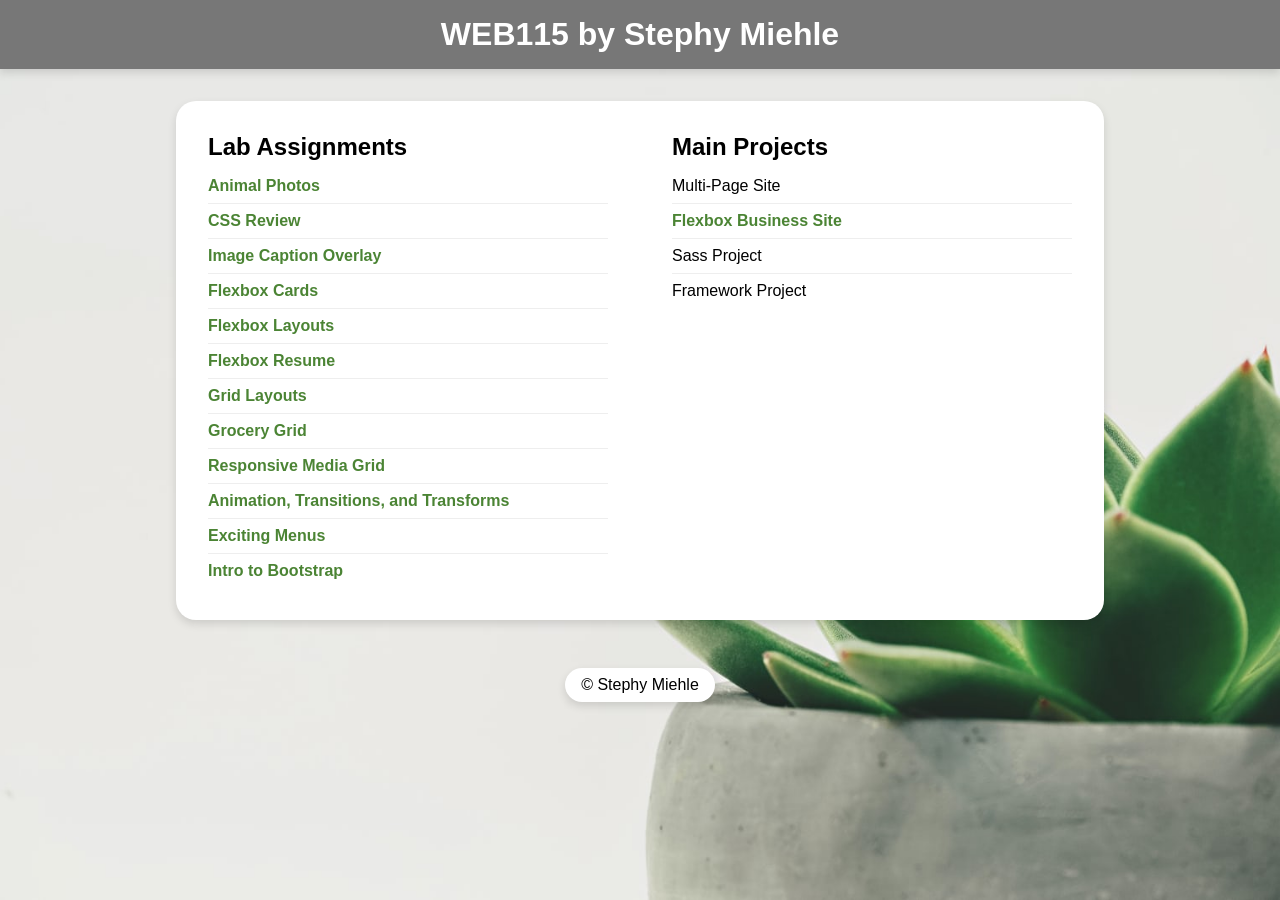
<file: index.html>
<!DOCTYPE html>
<html lang="en">
  <head>
    <meta charset="UTF-8" />
    <meta name="viewport" content="width=device-width, initial-scale=1.0" />
    <title>WEB115 by Stephy Miehle</title>
    <link rel="stylesheet" href="style.css" />
  </head>
  <body>
    <header>
      <div class="container">
        <h1>WEB115 by Stephy Miehle</h1>
      </div>
    </header>
    <div class="container">
      <main>
        <div class="assignment-column">
          <h2>Lab Assignments</h2>
          <ul>
            <li>
              <a href="labs/animal-photos/">Animal Photos</a>
            </li>
            <li>
              <a href="labs/css-review/">CSS Review</a>
            </li>
            <li>
              <a href="labs/image-overlay">Image Caption Overlay</a>
            </li>
            <li>
              <a href="labs/flexbox-cards">Flexbox Cards</a>
            </li>
            <li>
              <a href="labs/flexbox-layouts/">Flexbox Layouts</a>
            </li>
            <li>
              <a href="labs/flexbox-resume/">Flexbox Resume</a>
            </li>
            <li>
              <a href="labs/grid-layouts/">Grid Layouts</a>
            </li>
            <li>
              <a href="labs/grocery-grid/">Grocery Grid</a>
            </li>
            <li>
              <a href="labs/media-grid/">Responsive Media Grid</a>
            </li>
            <li>
              <a href="labs/animation-transition-transform/">Animation, Transitions, and Transforms</a>
            </li>
            <li>
              <a href="labs/exciting-menus/">Exciting Menus</a>
            </li>
            <li>
              <a href="labs/intro-to-bootstrap/">Intro to Bootstrap</a>
            </li>
          </ul>
        </div>
        <div class="assignment-column">
          <h2>Main Projects</h2>
          <ul>
            <li>Multi-Page Site</li>
            <li>
              <a href="labs/flexbox-business-site/">Flexbox Business Site</a>
            </li>
            <li>Sass Project</li>
            <li>Framework Project</li>
          </ul>
        </div>
      </main>
      <footer>
        <p>&copy; Stephy Miehle</p>
      </footer>
    </div>
  </body>
</html>
</file>
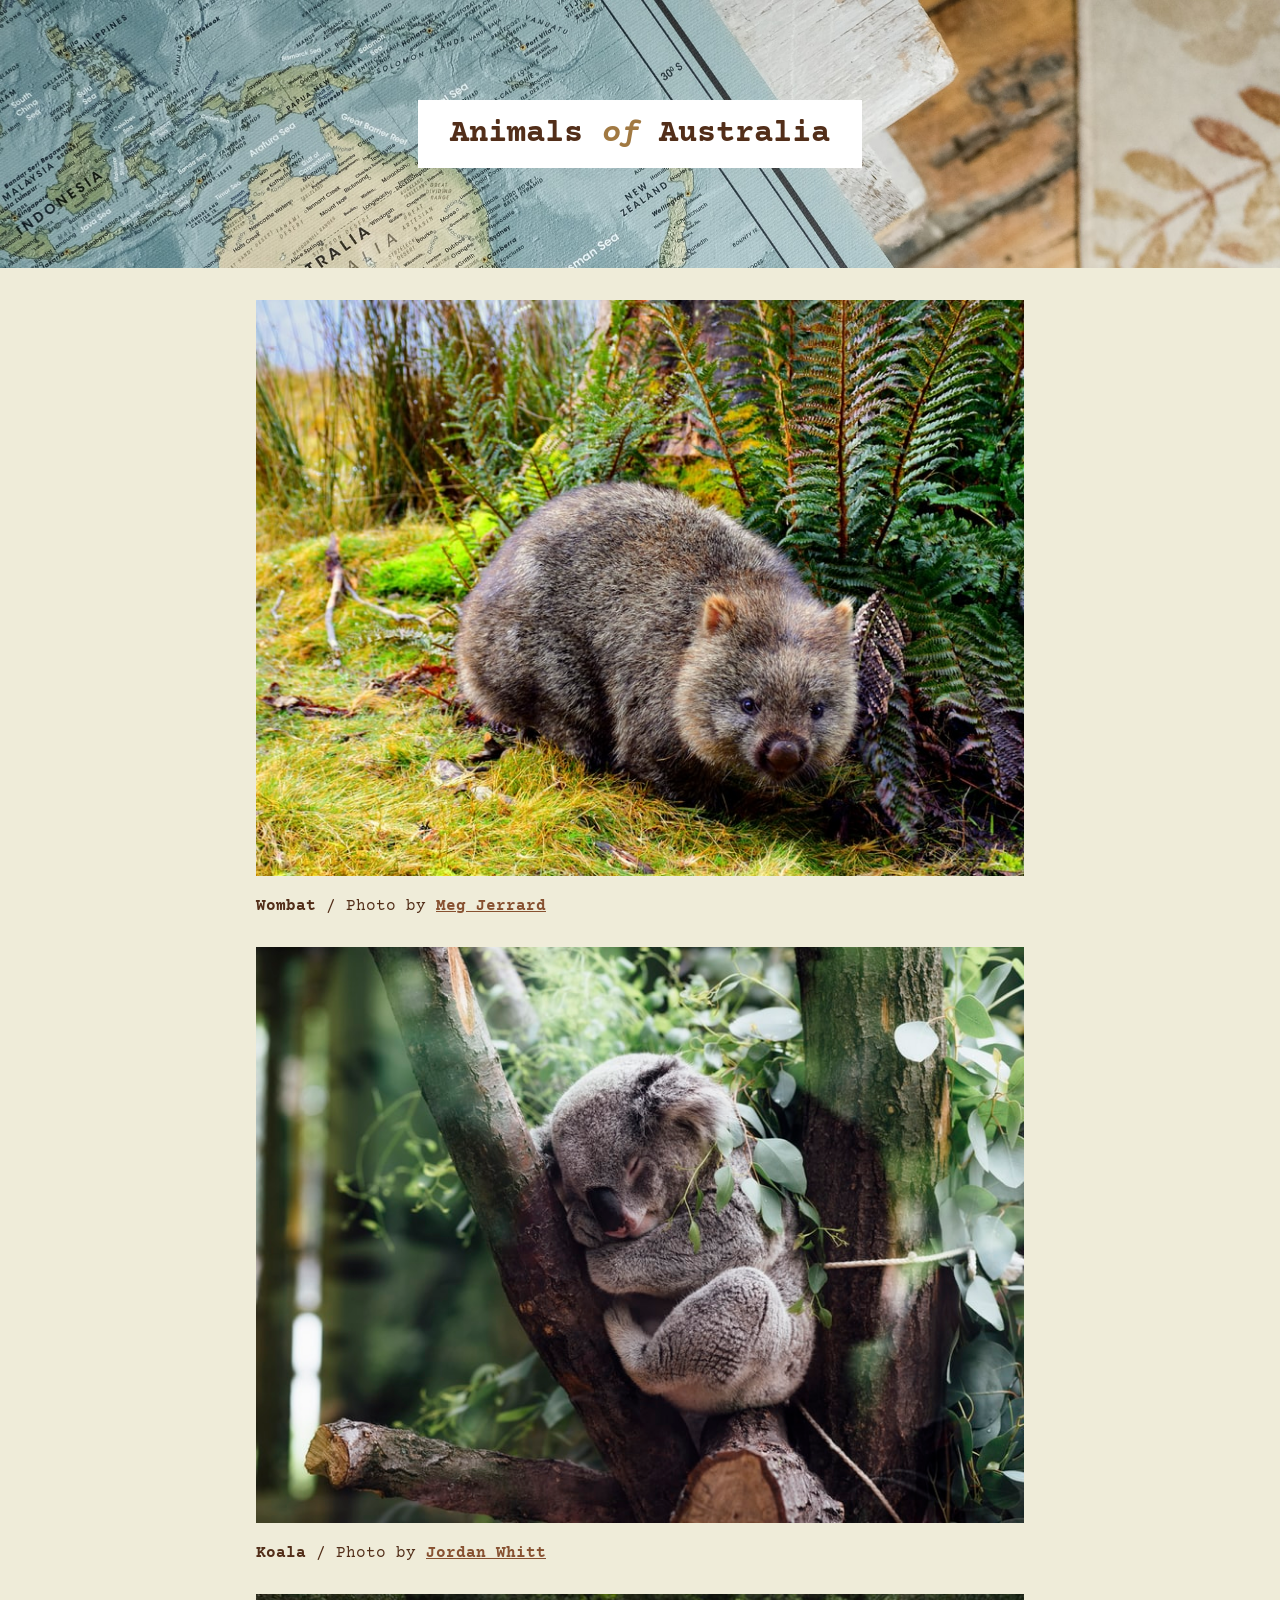
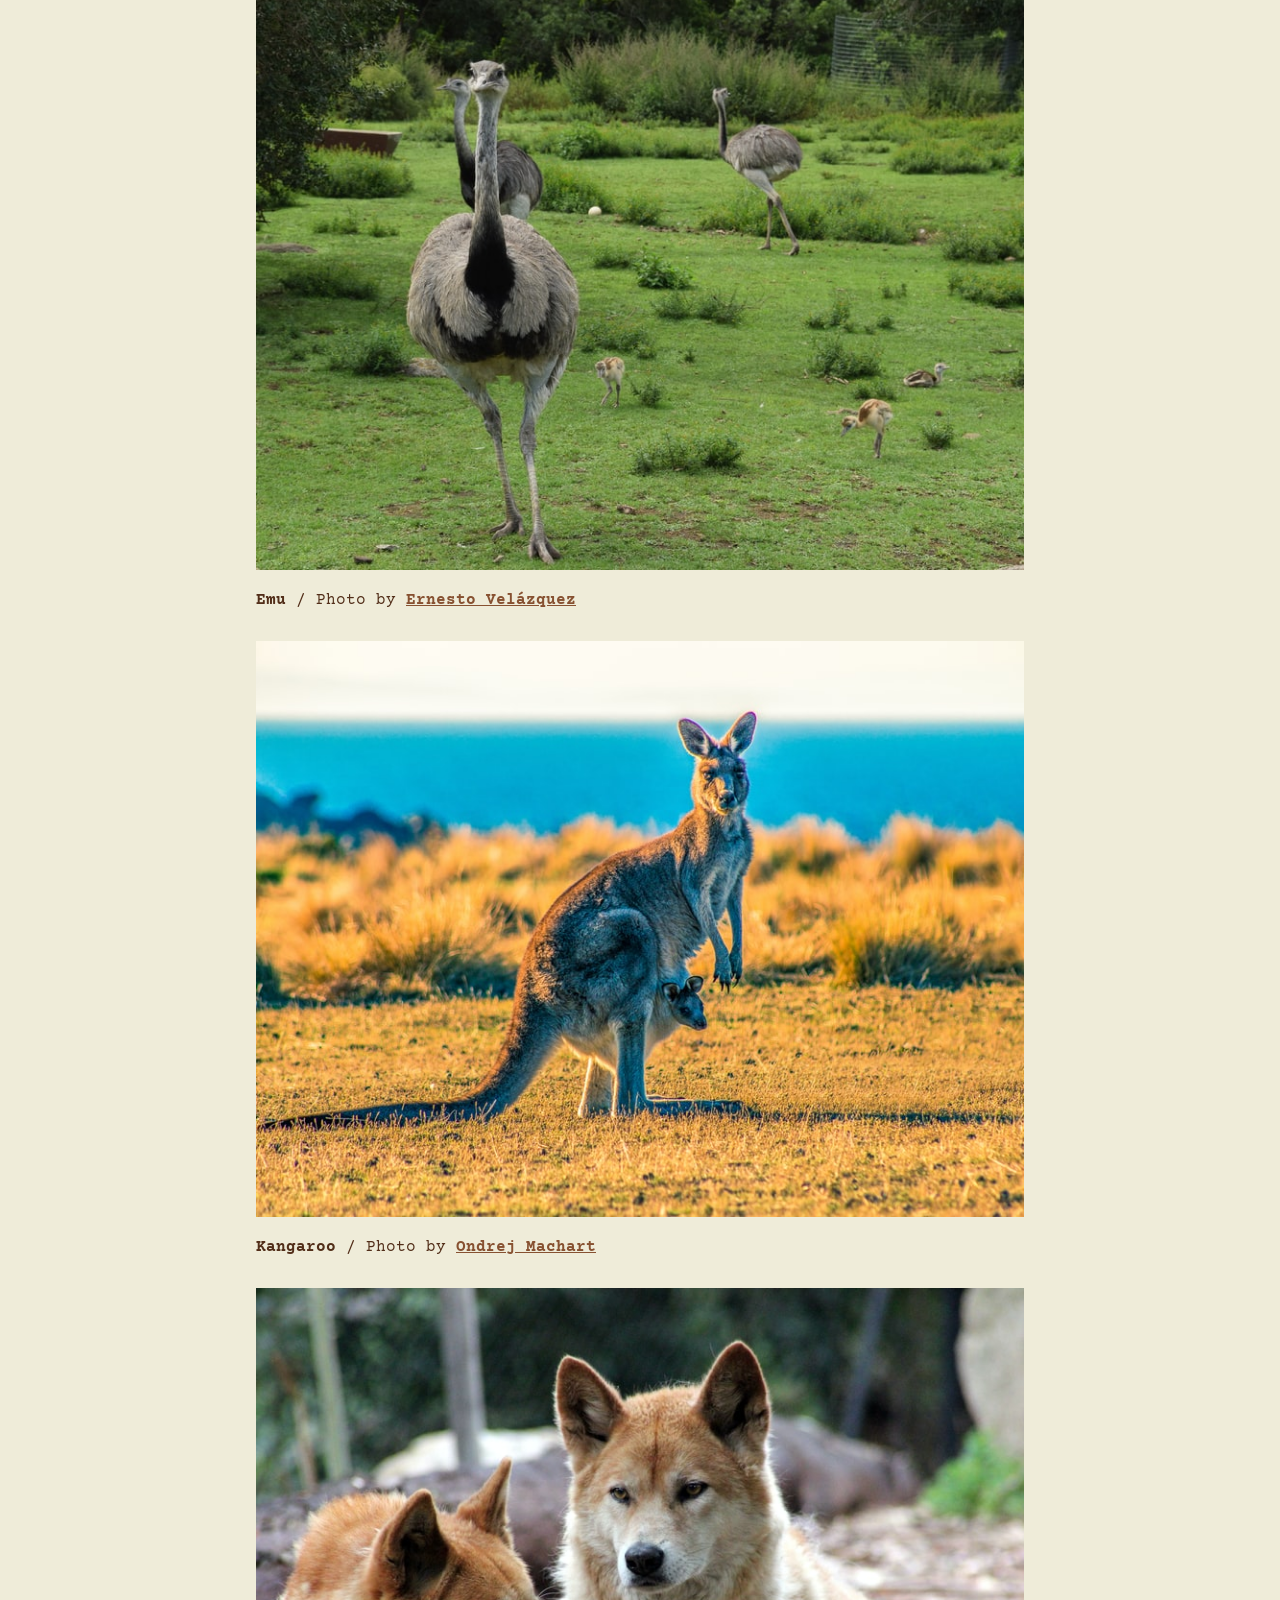
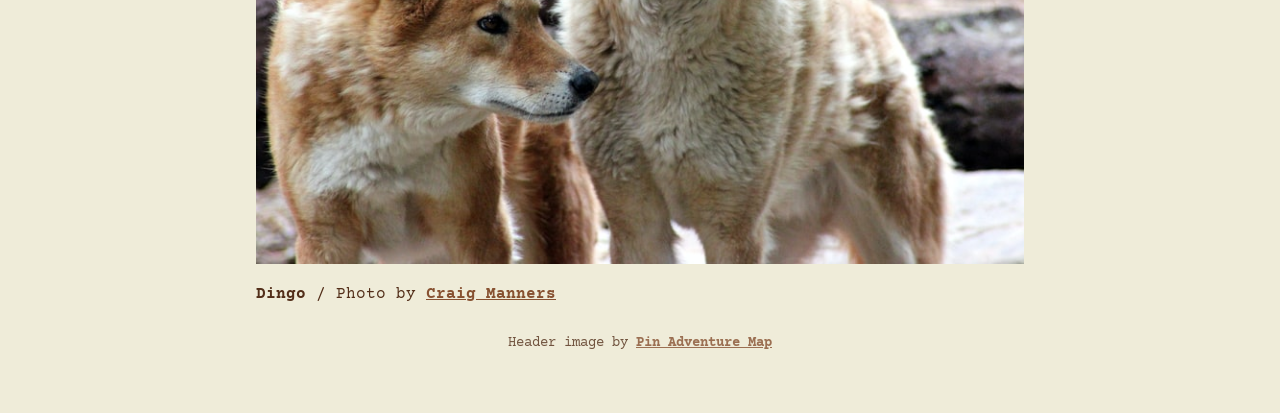
<file: labs/animal-photos/index.html>
<!DOCTYPE html>
<html lang="en">
  <head>
    <meta charset="UTF-8" />
    <meta http-equiv="X-UA-Compatible" content="IE=edge" />
    <meta name="viewport" content="width=device-width, initial-scale=1.0" />
    <title>Animal Photos</title>
    <link rel="stylesheet" href="style.css" />

    <!-- Google Fonts -->
    <link rel="preconnect" href="https://fonts.googleapis.com" />
    <link rel="preconnect" href="https://fonts.gstatic.com" crossorigin />
    <link
      href="https://fonts.googleapis.com/css2?family=Courier+Prime:ital,wght@0,400;0,700;1,700&display=swap"
      rel="stylesheet"
    />
  </head>
  <body>
    <header>
      <h1>Animals <em>of</em> Australia</h1>
    </header>
    <main>
      <figure>
        <img src="images/wombat.jpg" alt="Wombat" />
        <figcaption>
          <strong>Wombat</strong> / Photo by <a href="https://unsplash.com/photos/mnHs4boXT_0">Meg Jerrard</a>
        </figcaption>
      </figure>
      <figure>
        <img src="images/koala.jpeg" alt="Koala" />
        <figcaption>
          <strong>Koala</strong> / Photo by <a href="https://unsplash.com/photos/EerxztHCjM8">Jordan Whitt</a>
        </figcaption>
      </figure>
      <figure>
        <img src="images/emu.jpeg" alt="Emu" />
        <figcaption>
          <strong>Emu</strong> / Photo by <a href="https://unsplash.com/photos/ksq-4YHPO_w">Ernesto Velázquez</a>
        </figcaption>
      </figure>
      <figure>
        <img src="images/kangaroo.jpeg" alt="Kangaroo" />
        <figcaption>
          <strong>Kangaroo</strong> / Photo by <a href="https://unsplash.com/photos/QnFVTob4HHE">Ondrej Machart</a>
        </figcaption>
      </figure>
      <figure>
        <img src="images/dingo.jpeg" alt="Dingo" />
        <figcaption>
          <strong>Dingo</strong> / Photo by <a href="https://unsplash.com/photos/8qOh0vBS5B8">Craig Manners</a>
        </figcaption>
      </figure>
      <p class="credit">Header image by <a href="https://unsplash.com/photos/kASw76wVTJI">Pin Adventure Map</a></p>
    </main>
  </body>
</html>
</file>
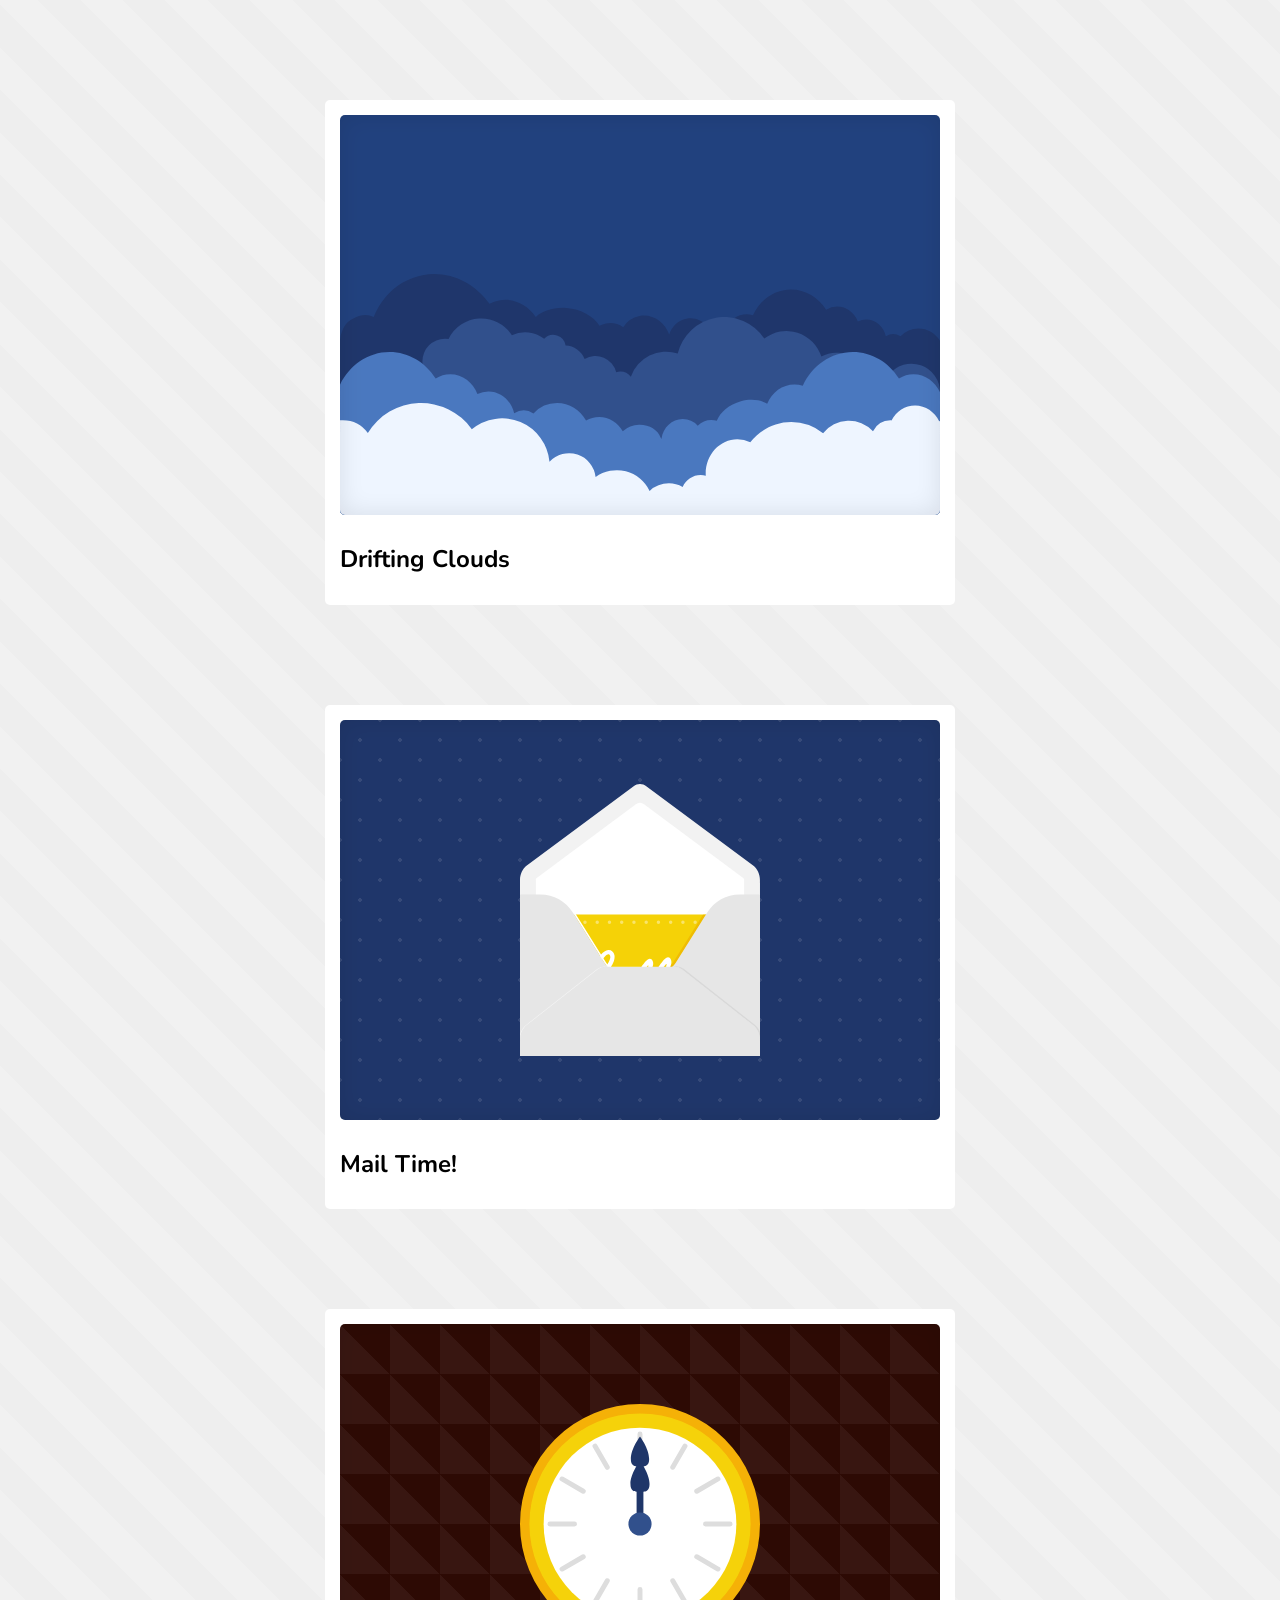
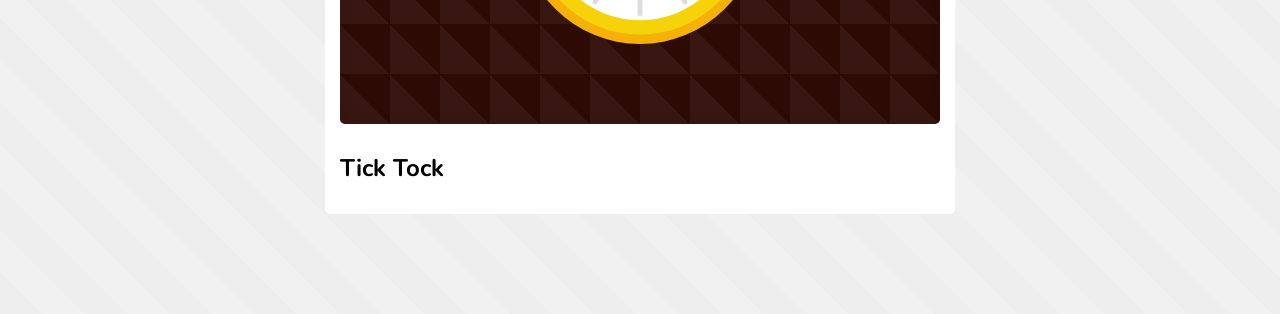
<file: labs/animation-transition-transform/index.html>
<!DOCTYPE html>
<html lang="en">
  <head>
    <meta charset="UTF-8" />
    <meta name="viewport" content="width=device-width, initial-scale=1.0" />
    <title>Animation, Transitions, and Transforms</title>
    <link rel="stylesheet" href="normalize.css" />
    <link rel="stylesheet" href="stylesheets/style.css" />
    <link href="https://fonts.googleapis.com/css2?family=Nunito:wght@700&display=swap" rel="stylesheet" />
  </head>
  <body>
    <div class="container">
      <section class="sky">
        <div class="canvas clouds">
          <div class="cloud cloud-1"></div>
          <div class="cloud cloud-2"></div>
          <div class="cloud cloud-3"></div>
          <div class="cloud cloud-4"></div>
        </div>
        <h2>Drifting Clouds</h2>
      </section>
      <section class="mail-time">
        <div class="canvas">
          <svg xmlns="http://www.w3.org/2000/svg" viewBox="0 0 1551.5 1759.11">
            <g id="envelope">
              <g id="envelope-back">
                <path
                  d="M1551.41 640v1118.84H.37V714.77H0v-94.22c0-37.81 16.56-73 43.9-93.33L734.73 13.88c24.91-18.51 56.74-18.51 81.65 0l690.82 513.34c27.35 20.32 43.9 55.52 43.9 93.33V640z"
                  class="envelopeclass--2"
                />
                <path
                  d="M102.53 1656.68V617.45a12.28 12.28 0 01.34-3v-.19a13.23 13.23 0 015-7.34l638.78-474.63a48.45 48.45 0 0157.8 0L1443.23 607a13.12 13.12 0 014.9 7.1 25.2 25.2 0 01.81 6.49v121.58h.31v914.51z"
                  class="envelopeclass--3"
                />
              </g>
              <g id="contents">
                <path d="M132.72 844.15h1287v912h-1287z" class="envelopeclass--4" />
                <path
                  d="M1369.72 1717.31a10.68 10.68 0 01-2.18-.22 11.7 11.7 0 01-2.09-.63 11.42 11.42 0 01-1.92-1 11 11 0 01-3.09-3.09 10.7 10.7 0 01-1-1.92 11.19 11.19 0 01-.64-2.09 10.91 10.91 0 010-4.36 11 11 0 01.64-2.09 10.7 10.7 0 011-1.92 11 11 0 013.09-3.09 10.7 10.7 0 011.92-1 11.07 11.07 0 016.45-.64 11.19 11.19 0 012.09.64 10.7 10.7 0 011.92 1 10.41 10.41 0 011.7 1.39 11 11 0 011.39 1.7 11.38 11.38 0 011 1.92 11 11 0 01.64 2.09 10.91 10.91 0 010 4.36 11.19 11.19 0 01-.64 2.09 11.38 11.38 0 01-1 1.92 11 11 0 01-1.39 1.7 10.41 10.41 0 01-1.7 1.39 11.42 11.42 0 01-1.92 1 12 12 0 01-2.09.63 10.68 10.68 0 01-2.18.22zM1279.43 1706.15a11.16 11.16 0 0111.16-11.16 11.16 11.16 0 0111.16 11.16 11.16 11.16 0 01-11.16 11.16 11.16 11.16 0 01-11.16-11.16zm-79.14 0a11.16 11.16 0 0111.16-11.16 11.16 11.16 0 0111.16 11.16 11.16 11.16 0 01-11.16 11.16 11.16 11.16 0 01-11.16-11.16zm-79.13 0a11.16 11.16 0 0111.16-11.16 11.16 11.16 0 0111.16 11.16 11.16 11.16 0 01-11.16 11.16 11.16 11.16 0 01-11.16-11.16zm-79.13 0a11.16 11.16 0 0111.16-11.16 11.16 11.16 0 0111.16 11.16 11.16 11.16 0 01-11.16 11.16 11.16 11.16 0 01-11.19-11.16zm-79.14 0a11.16 11.16 0 0111.16-11.15 11.16 11.16 0 0111.16 11.16 11.16 11.16 0 01-11.16 11.16 11.16 11.16 0 01-11.16-11.17zm-79.13 0a11.16 11.16 0 0111.16-11.15 11.16 11.16 0 0111.16 11.16 11.16 11.16 0 01-11.16 11.16 11.16 11.16 0 01-11.16-11.17zm-79.13 0a11.16 11.16 0 0111.16-11.15 11.16 11.16 0 0111.21 11.15 11.16 11.16 0 01-11.16 11.16 11.16 11.16 0 01-11.21-11.16zm-79.14 0a11.16 11.16 0 0111.16-11.15 11.16 11.16 0 0111.16 11.16 11.16 11.16 0 01-11.16 11.16 11.16 11.16 0 01-11.16-11.17zm-79.13 0a11.16 11.16 0 0111.16-11.15 11.16 11.16 0 0111.16 11.16 11.16 11.16 0 01-11.16 11.16 11.16 11.16 0 01-11.16-11.17zm-79.13 0a11.16 11.16 0 0111.16-11.15 11.16 11.16 0 0111.16 11.16 11.16 11.16 0 01-11.16 11.16 11.16 11.16 0 01-11.16-11.17zm-79.13 0a11.16 11.16 0 0111.15-11.15 11.16 11.16 0 0111.16 11.16 11.16 11.16 0 01-11.16 11.16 11.16 11.16 0 01-11.15-11.17zm-79.14 0a11.16 11.16 0 0111.16-11.15 11.16 11.16 0 0111.16 11.16 11.16 11.16 0 01-11.16 11.16 11.16 11.16 0 01-11.12-11.17zm-79.13 0A11.16 11.16 0 01341 1695a11.16 11.16 0 0111.16 11.16 11.16 11.16 0 01-11.16 11.15 11.16 11.16 0 01-11.17-11.16zm-79.13 0a11.16 11.16 0 0111.15-11.15 11.16 11.16 0 0111.15 11.15 11.16 11.16 0 01-11.16 11.16 11.16 11.16 0 01-11.14-11.16zM182.72 1717.31a10.68 10.68 0 01-2.18-.22 12 12 0 01-2.09-.63 11.42 11.42 0 01-1.92-1 11 11 0 01-3.09-3.09 10.7 10.7 0 01-1-1.92 11.19 11.19 0 01-.64-2.09 10.91 10.91 0 010-4.36 11 11 0 01.64-2.09 10.7 10.7 0 011-1.92 11 11 0 013.09-3.09 10.7 10.7 0 011.92-1 11.19 11.19 0 012.09-.64 11.31 11.31 0 018.38 1.66 10.78 10.78 0 011.69 1.39A10.41 10.41 0 01192 1700a11.42 11.42 0 011 1.92 11.7 11.7 0 01.63 2.09 10.91 10.91 0 010 4.36 11.19 11.19 0 01-.64 2.09 10.7 10.7 0 01-1 1.92 11 11 0 01-3.09 3.09 11.42 11.42 0 01-1.92 1 12 12 0 01-2.09.63 10.68 10.68 0 01-2.17.21zM171.56 1625a11.16 11.16 0 0111.16-11.16 11.16 11.16 0 0111.16 11.16 11.16 11.16 0 01-11.16 11.16 11.16 11.16 0 01-11.16-11.16zm0-81.2a11.16 11.16 0 0111.16-11.16 11.16 11.16 0 0111.16 11.16 11.16 11.16 0 01-11.16 11.16 11.16 11.16 0 01-11.16-11.21zm0-81.2a11.16 11.16 0 0111.16-11.16 11.16 11.16 0 0111.16 11.16 11.16 11.16 0 01-11.16 11.16 11.16 11.16 0 01-11.16-11.21zm0-81.2a11.16 11.16 0 0111.16-11.16 11.16 11.16 0 0111.16 11.16 11.16 11.16 0 01-11.16 11.16 11.16 11.16 0 01-11.16-11.21zm0-81.2a11.16 11.16 0 0111.16-11.2 11.16 11.16 0 0111.16 11.16 11.16 11.16 0 01-11.16 11.16 11.16 11.16 0 01-11.16-11.17zm0-81.2a11.16 11.16 0 0111.16-11.16 11.16 11.16 0 0111.16 11.16 11.16 11.16 0 01-11.16 11.16 11.16 11.16 0 01-11.16-11.16zm0-81.2a11.16 11.16 0 0111.16-11.16 11.16 11.16 0 0111.16 11.16 11.16 11.16 0 01-11.16 11.16 11.16 11.16 0 01-11.16-11.21zm0-81.2a11.16 11.16 0 0111.16-11.16 11.16 11.16 0 0111.16 11.16 11.16 11.16 0 01-11.16 11.16 11.16 11.16 0 01-11.16-11.21zm0-81.2a11.16 11.16 0 0111.16-11.16 11.16 11.16 0 0111.16 11.16 11.16 11.16 0 01-11.16 11.16 11.16 11.16 0 01-11.16-11.21zM182.72 905.31a11.43 11.43 0 01-2.18-.22 11.19 11.19 0 01-2.09-.64 11.38 11.38 0 01-1.92-1 11 11 0 01-3.09-3.09 10.7 10.7 0 01-1-1.92 11 11 0 01-.64-2.09 10.91 10.91 0 010-4.36 11 11 0 01.64-2.09 11.14 11.14 0 011-1.93 10.78 10.78 0 011.39-1.69 10.41 10.41 0 011.7-1.39 10.7 10.7 0 011.92-1 11.19 11.19 0 012.09-.64 11 11 0 014.36 0 11.19 11.19 0 012.09.64 10.7 10.7 0 011.92 1 10.41 10.41 0 011.7 1.39A10.78 10.78 0 01192 888a11.14 11.14 0 011 1.93 11 11 0 01.64 2.09 10.91 10.91 0 010 4.36 11 11 0 01-.64 2.09 10.7 10.7 0 01-1 1.92 11 11 0 01-3.09 3.09 11.38 11.38 0 01-1.92 1 11.19 11.19 0 01-2.09.64 11.43 11.43 0 01-2.18.19zM1279.43 894.15a11.16 11.16 0 0111.16-11.15 11.16 11.16 0 0111.16 11.16 11.16 11.16 0 01-11.16 11.16 11.16 11.16 0 01-11.16-11.17zm-79.14 0a11.16 11.16 0 0111.16-11.15 11.16 11.16 0 0111.16 11.16 11.16 11.16 0 01-11.16 11.16 11.16 11.16 0 01-11.16-11.17zm-79.13 0a11.16 11.16 0 0111.16-11.15 11.16 11.16 0 0111.16 11.16 11.16 11.16 0 01-11.16 11.16 11.16 11.16 0 01-11.16-11.17zm-79.13 0a11.16 11.16 0 0111.16-11.15 11.16 11.16 0 0111.16 11.16 11.16 11.16 0 01-11.16 11.16 11.16 11.16 0 01-11.19-11.17zm-79.14 0A11.16 11.16 0 01974.05 883a11.16 11.16 0 0111.16 11.16 11.16 11.16 0 01-11.16 11.16 11.16 11.16 0 01-11.16-11.17zm-79.13 0A11.16 11.16 0 01894.92 883a11.16 11.16 0 0111.16 11.16 11.16 11.16 0 01-11.16 11.16 11.16 11.16 0 01-11.16-11.17zm-79.13 0A11.16 11.16 0 01815.79 883 11.16 11.16 0 01827 894.15a11.16 11.16 0 01-11.16 11.16 11.16 11.16 0 01-11.21-11.16zm-79.14 0A11.16 11.16 0 01736.65 883a11.16 11.16 0 0111.16 11.16 11.16 11.16 0 01-11.16 11.16 11.16 11.16 0 01-11.16-11.17zm-79.13 0A11.16 11.16 0 01657.52 883a11.16 11.16 0 0111.16 11.16 11.16 11.16 0 01-11.16 11.16 11.16 11.16 0 01-11.16-11.17zm-79.13 0A11.16 11.16 0 01578.39 883a11.16 11.16 0 0111.16 11.16 11.16 11.16 0 01-11.16 11.16 11.16 11.16 0 01-11.16-11.17zm-79.14 0A11.16 11.16 0 01499.25 883a11.16 11.16 0 0111.16 11.16 11.16 11.16 0 01-11.16 11.16 11.16 11.16 0 01-11.16-11.17zm-79.13 0A11.16 11.16 0 01420.12 883a11.16 11.16 0 0111.16 11.16 11.16 11.16 0 01-11.16 11.16A11.16 11.16 0 01409 894.15zm-79.13 0A11.16 11.16 0 01341 883a11.16 11.16 0 0111.16 11.16A11.16 11.16 0 01341 905.31a11.16 11.16 0 01-11.17-11.16zm-79.14 0A11.16 11.16 0 01261.85 883 11.16 11.16 0 01273 894.15a11.16 11.16 0 01-11.16 11.16 11.16 11.16 0 01-11.15-11.16zM1369.72 905.31a11.43 11.43 0 01-2.18-.22 11.19 11.19 0 01-2.09-.64 11.38 11.38 0 01-1.92-1 11 11 0 01-1.7-1.39 10.41 10.41 0 01-1.39-1.7 11.42 11.42 0 01-1-1.92 11.7 11.7 0 01-.63-2.09 10.91 10.91 0 010-4.36 11.7 11.7 0 01.63-2.09 11.92 11.92 0 011-1.93 11.29 11.29 0 013.08-3.08 11.87 11.87 0 011.93-1 11.07 11.07 0 016.45-.64 11.19 11.19 0 012.09.64 11.38 11.38 0 011.92 1 10.41 10.41 0 011.7 1.39A11.37 11.37 0 011379 888a11.87 11.87 0 011 1.93 11 11 0 01.64 2.09 10.91 10.91 0 010 4.36 11.19 11.19 0 01-.64 2.09 11.38 11.38 0 01-1 1.92 11 11 0 01-1.39 1.7 11.11 11.11 0 01-3.62 2.41 11.19 11.19 0 01-2.09.64 11.43 11.43 0 01-2.18.17zM1358.56 1625a11.16 11.16 0 0111.16-11.16 11.16 11.16 0 0111.16 11.16 11.16 11.16 0 01-11.16 11.16 11.16 11.16 0 01-11.16-11.16zm0-81.2a11.16 11.16 0 0111.16-11.16 11.16 11.16 0 0111.16 11.16 11.16 11.16 0 01-11.16 11.16 11.16 11.16 0 01-11.16-11.21zm0-81.2a11.16 11.16 0 0111.16-11.16 11.16 11.16 0 0111.16 11.16 11.16 11.16 0 01-11.16 11.16 11.16 11.16 0 01-11.16-11.21zm0-81.2a11.16 11.16 0 0111.16-11.16 11.16 11.16 0 0111.16 11.16 11.16 11.16 0 01-11.16 11.16 11.16 11.16 0 01-11.16-11.21zm0-81.2a11.16 11.16 0 0111.16-11.16 11.16 11.16 0 0111.16 11.16 11.16 11.16 0 01-11.16 11.16 11.16 11.16 0 01-11.16-11.21zm0-81.2a11.16 11.16 0 0111.16-11.16 11.16 11.16 0 0111.16 11.16 11.16 11.16 0 01-11.16 11.16 11.16 11.16 0 01-11.16-11.16zm0-81.2a11.16 11.16 0 0111.16-11.16 11.16 11.16 0 0111.16 11.16 11.16 11.16 0 01-11.16 11.16 11.16 11.16 0 01-11.16-11.21zm0-81.2a11.16 11.16 0 0111.16-11.16 11.16 11.16 0 0111.16 11.16 11.16 11.16 0 01-11.16 11.16 11.16 11.16 0 01-11.16-11.21zm0-81.2a11.16 11.16 0 0111.16-11.16 11.16 11.16 0 0111.16 11.16 11.16 11.16 0 01-11.16 11.16 11.16 11.16 0 01-11.16-11.21z"
                  class="envelopeclass--3 envelopeclass--5"
                />
                <path
                  d="M1167.92 1266.51c-3.63-1.21-7.34-3.43-10.85-3.14a7.73 7.73 0 00-5.3 3c-.88 1.58-2.22 3.71-3.55 5.84l-1.51.13a3.79 3.79 0 00-2 .66c.67 2-.67 4.09-2 5.72 1.29 3.42 1.62 7.43 4.8 9.19 1.33 3.92.08 7-1.18 10.18-10.31 27.59-47.13 45.79-74.69 48.08-6.51.54-32.18 1.16-37.15-4l-.25-3c2-6.72 2.34-14.32 2.76-21.42a59.27 59.27 0 00-4.33-27.88c-5.64-13.15-18.28-19.67-32.81-18.46-6.51.54-13.36 3.13-20.83 10.31a152.15 152.15 0 00-37.56 48.28c-3 2.71-4.82 7.37-6.91 11.35-12.27 22.21-24 44.37-36.37 66.07-10.06 18.5-25.22 42.45-46.39 48.75-4.21-2.17-4.92-4.63-5.63-7.09a60.65 60.65 0 01-4.59-24.84c.46-12.65 1.39-25.84 2.35-38.53.54-5.6 3.72-9.9 7.39-14.24 47.89-48.87 114.37-141.15 126.7-211.28 1.29-8.68 1-17.74-2.67-26-4.34-9.73-11.27-14.19-19.28-13.53-3 .25-5.93 1.5-9.36 2.8-12.1 6-33.06 33-40.75 43.74-31.58 45.22-67.11 115.4-81.3 171.87-3.58 2.53-5.52 7.72-7.81 12.08-12.28 22.2-24.05 44.37-36.37 66.07-10.06 18.49-25.22 42.45-46.39 48.75-4.21-2.17-4.92-4.64-5.63-7.1a60.65 60.65 0 01-4.59-24.84c.46-12.65 1.38-25.84 2.34-38.53.55-5.59 3.72-9.89 7.4-14.23C781.5 1332.43 848 1240.14 860.3 1170c1.3-8.68 1.05-17.74-2.66-26-4.34-9.73-11.27-14.2-19.29-13.53-3 .25-5.93 1.5-9.35 2.79-12.11 6-33.07 33-40.75 43.74-27.83 39.86-58.74 99.1-75.4 151.25-9 21.07-20.09 51.43-21.57 53.53-10 12.94-20.5 26.42-30.52 39.36-11.32 15.57-27.47 27.5-47.51 29.17-4 .33-8.23-1.84-11.44-4.09-9.14-6.81-11.39-15.7-10.76-26.35 5.63-5 11-7 16.36-9.43 33-15.35 58.62-41.19 66.68-77.67a47.32 47.32 0 00-4.08-30.93c-4.93-10.69-12.94-16.08-25.5-15.54a55.26 55.26 0 00-35 16c-21.61 21.75-36.38 45.74-43.19 72.36-15.66 32.32-38.08 71.59-57.69 91.39a12 12 0 01-6.81 3.09 9.7 9.7 0 01-6.18-1.51c-.79-3.46-2.17-7.89-2-11.94a196.71 196.71 0 01.51-24.25c2.59-23.42 8.19-47.09 11.78-70.59 1.38-7.68 2.72-15.86 3.56-24a34.59 34.59 0 00-3.17-19.91c-3.72-8.27-10.6-12.24-19.16-12-6 .5-9.43 1.79-14.78 4.26a109.71 109.71 0 00-19.45 14.73c-2.34 2.21-4.1 5.38-8.61 5.76 3.26-15.41 18-50.93 22.85-65 1.17-4.14 2.34-8.27 6.14-11.11a67.13 67.13 0 019.31-3.29c28.14-7.39 52.69-21.53 75.94-39.1 22.8-17 38-40 48-66a74 74 0 003.81-39.16c-3.84-21.87-20.58-35.11-40.61-33.44-31.06 2.58-64.51 49.24-78.08 74.08-13.2 23.29-24.26 47.92-35.33 72.54-1.21 3.63-2.43 7.27-5.22 10-6.72 4.09-14.78 4.25-22.25 5.38-27.85 4.84-66.67 11.09-88.84 29.58-2.8 2.75-6.14 5-8.39 8.26-6.81 9.14-5.77 15.61 4 24.38l3-.25 2-.16a12.44 12.44 0 004.05.16q7.51-.61 11.4-8.51c1.67-4.17 5-6.47 8.85-8.81 4.38-1.87 8.27-3.71 12.65-5.59 16.66-5.92 34.06-8.88 51.47-11.84 1-.09 2.47-.71 3.47-.79a6.42 6.42 0 015.17 1.58c1.8 3.38-.46 6.6-1.21 9.69-20.17 54.18-44.44 132.36-61.5 187.71-2.38 7.76-3.72 16-5.6 23.67a24.9 24.9 0 00-1.46 6.68c-.21 3.54 3.21 8.3 6.26 8.56 4.59.62 9.23 1.75 13.73 1.38a8.57 8.57 0 003.47-.8c.92-1.08 1.88-1.67 1.84-2.17 2-6.72 3.5-12.39 5-19.07 13.41-51 40.59-100.22 77.8-138.12a4.2 4.2 0 012.92-1.25l1.5-.13c2.34 3.84 1.13 7.48.42 11.07-1.68 10.22-3.85 20.49-5.56 30.22-3 18.41-6.56 36.36-8.07 54.64-1.42 13.23-.34 26.26 1.75 39.2 3.25 14.86 12.43 22.17 27.12 23a28.21 28.21 0 006.56 0c9.52-.79 17.78-4.5 25.3-11.18 11.86-11.75 24.53-30.12 36.39-50.21.18 1.08.35 2.16.56 3.25 3.58 18.87 26.54 40.17 46.2 40 30.56-2.54 51.27-14.35 70.39-39.14 4.83-6.35 9.82-12.72 14.79-19.08 0 .58-.06 1.16-.1 1.71-.17 16.16.67 32.23 6.05 48.43s18.19 24.71 33.22 23.46c24.55-2 50-29.37 60.92-50 5.9-10.07 11.79-20.13 17.52-30.18-.1 15.63.84 31.2 6 46.88 5.38 16.2 18.2 24.72 33.22 23.47 24.55-2 50-29.38 60.92-50q4.82-8.22 9.61-16.45a59.36 59.36 0 002.36 8.9c4.63 13.24 15.53 22.92 28.55 21.84 1.5-.13 3-.75 4.47-.88 26.72-6.25 49-35.85 62.63-65.73a107.22 107.22 0 015.59-11.56 4.48 4.48 0 012.47-.71c1.5-.13 2.58.79 4.13 1.17 11.31 2.59 21 3.3 32.56 3.34 45.08-3.75 92.18-25.82 108-71.53 4.47-13.38 1.96-25.28-6.51-36.17zm-304.69 42c17.54-43.83 38.26-85.9 65.27-125 1.3-2.63 15-19.91 17-20.07a3 3 0 012 .33c.83 34.23-59.68 119.46-83.73 151.72-2.29-3.84-1.42-5.42-.54-7.01zm-117.71 9.79c17.54-43.83 38.25-85.91 65.27-125 1.29-2.63 15-19.91 17-20.08a3 3 0 012.05.34c.83 34.23-59.68 119.46-83.73 151.72-2.35-3.84-1.47-5.43-.59-7.01zm-257.37-104.74c17.92-39.32 34.33-72.46 65.06-103.26 4.21-3.88 11.81-9.56 17.82-10.06 5.51-.46 9.85 3.22 11.44 10.15a30.61 30.61 0 01.75 15.07c-.71 3.59-1.38 7.68-3.09 11.35-14.83 40.07-45.18 63.28-83.13 80-2 .67-3.89 1.84-5.89 2a6 6 0 01-4.09-.67c.38-1.49.25-2.99 1.13-4.58zm117.48 139a5.58 5.58 0 00.74-2.25c9.86-16.11 24.27-31 36.5-35.14 3.8 3.21 4.09 6.72 3.38 10.31-1.34 8.18-3.68 16.45-8.65 23.42-10.23 16.48-24.88 28.3-42.87 36.35a33.88 33.88 0 01.82-9.78c3.89-8.37 7.3-16.16 10.08-22.88zm363.56 59.57c-4.76 3.42-9.73 4.33-15.74 4.83-2.84-3.79-3.21-8.3-3.09-12.85a146.3 146.3 0 018.44-44.08 265.16 265.16 0 0116.08-31.1c1.38-1.63 2.22-3.71 5.18-4.47 4.09 12.78 11.93 22.21 21.24 31-3.51 18.54-16.12 42.76-32.11 56.7zm41.72-86.7a1.89 1.89 0 01-1.46.63c-4.51.37-4-17.83-2.21-20.5l2.92-1.25c1.71 2.41 3.13 13.39.75 21.15zM1125.33 1483.78c5.84-1.83 10.18-9 8.24-15.23-2.1-6.7-10.62-8-17.84-5.72-5.32 1.67-9.86 7.06-7.75 13.76 1.4 4.46 10.83 9.24 17.35 7.19zM1168.56 1477.19a51.18 51.18 0 015.31-1.1c5-1.57 7.59-7.1 5.91-12.43-1.51-4.81-10.27-8.66-15.93-6.88-5.16 1.62-9.92 6.89-7.65 14.1 1.34 4.29 5.49 8.47 12.36 6.31zM1213.08 1501.38c-1.51-4.81-11-8.44-17-6.56-5.16 1.62-9.81 7.24-8.25 12.22.38 1.2 3.08 3.18 3.19 3.53-2.78 2.57-9.91 6.32-19.87 9.44-39.51 12.41-65.27.69-69.71-2.64a10.34 10.34 0 01-2.35-2.66c-1.4-4.46-6.86-8-11.67-6.52-6.36 2-9 12.26-7.58 16.72 6.58 21 57.28 26.17 95.93 14 29.06-9.08 40.43-27.56 37.31-37.53z"
                  class="envelopeclass--3"
                />
              </g>
              <g id="envelope-front">
                <path
                  d="M651.28 1207.5h-12.43c-38 0-73.41-19.83-94-52.63L342.48 832c-46-73.32-125.09-117.63-210-117.63h12.43c84.95 0 164.07 44.31 210 117.63l202.4 322.83c20.57 32.84 55.97 52.67 93.97 52.67z"
                  class="envelopeclass--3"
                />
                <path
                  d="M.4 714.41h132c84.94 0 164.07 44.32 210 117.63l202.39 322.83c20.57 32.8 56 52.63 94 52.63H776v551.61H.44z"
                  class="envelopeclass--6"
                />
                <path
                  d="M1419.46 714.41c-85 0-164.07 44.31-210 117.63L1007 1154.87c-20.56 32.8-56 52.63-94 52.63h-18.61c38 0 73.41-19.83 94-52.63L1190.77 832c46-73.32 125.09-117.63 210-117.63z"
                  class="envelopeclass--7 envelopeclass--8"
                />
                <path
                  d="M1551.5 714.41h-132c-85 0-164.07 44.32-210 117.63L1007 1154.87c-20.57 32.8-56 52.63-94 52.63H775.93v551.61h775.52z"
                  class="envelopeclass--6"
                />
                <path
                  d="M1551.41 1601.73V1654c-1.33-38.1-17.63-73.14-43.81-93.75l-459.49-361.53a78.41 78.41 0 00-48.46-16.78H776v-4h234a78.47 78.47 0 0148.48 16.78l459.48 361.53c14.44 11.41 25.88 27.2 33.45 45.48z"
                  class="envelopeclass--7 envelopeclass--8"
                />
                <g class="envelopeclass--7">
                  <path
                    d="M1032 1188.93a78.48 78.48 0 00-32.35-7h-447.4a78.48 78.48 0 00-48.47 16.78L44.3 1560.25C17 1581.77.4 1619 .4 1659.08v97.1-138.39c6.93-24.51 20.36-45.85 38.6-60.2l459.48-361.53a78.42 78.42 0 0148.47-16.78h447.4a78.31 78.31 0 0137.65 9.65z"
                    class="envelopeclass--3"
                  />
                </g>
                <path
                  d="M1507.6 1560.26l-459.49-361.53a78.35 78.35 0 00-48.46-16.73h-447.4a78.4 78.4 0 00-48.47 16.78L44.3 1560.26C17 1581.77.4 1619 .4 1659.08v99.76h1551.1v-99.76c0-40.08-16.5-77.31-43.9-98.82z"
                  class="envelopeclass--6"
                />
              </g>
            </g>
          </svg>
        </div>
        <h2>Mail Time!</h2>
      </section>
      <section class="tick-tock">
        <div class="canvas">
          <svg xmlns="http://www.w3.org/2000/svg" viewBox="0 0 204 204">
            <g id="clock">
              <g id="clock-frame">
                <circle cx="102" cy="102" r="98" class="frame-inner" />
                <path
                  d="M102 8a94 94 0 11-94 94 94 94 0 0194-94m0-8a102 102 0 10102 102A102.12 102.12 0 00102 0z"
                  class="frame-outer"
                />
              </g>
              <circle
                id="clock-fill"
                cx="102"
                cy="102"
                r="81.91"
                class="clock-fill"
                transform="rotate(-45 101.999892 102.000262)"
              />
                <path
                  d="M102 155.58a2.1 2.1 0 00-2.1 2.1v20.86a2.1 2.1 0 004.2 0v-20.86a2.1 2.1 0 00-2.1-2.1zM131.66 149.17a2.1 2.1 0 10-3.64 2.1l10.43 18.06a2.1 2.1 0 003.64-2.1zM169.33 138.45L151.27 128a2.1 2.1 0 00-2.1 3.64l18.06 10.43a2.1 2.1 0 102.1-3.64zM178.54 99.9h-20.86a2.1 2.1 0 000 4.2h20.86a2.1 2.1 0 000-4.2zM167.23 61.91l-18.06 10.43a2.1 2.1 0 002.1 3.64l18.06-10.43a2.1 2.1 0 00-2.1-3.64zM141.32 33.9a2.1 2.1 0 00-2.87.77L128 52.73a2.1 2.1 0 003.64 2.1l10.43-18.06a2.1 2.1 0 00-.75-2.87zM102 23.36a2.1 2.1 0 00-2.1 2.1v20.86a2.1 2.1 0 004.2 0V25.46a2.1 2.1 0 00-2.1-2.1zM65.55 34.67a2.1 2.1 0 00-3.64 2.1l10.43 18.06a2.1 2.1 0 103.66-2.1zM54.83 72.34L36.77 61.91a2.1 2.1 0 00-2.1 3.64L52.73 76a2.1 2.1 0 102.1-3.64zM46.32 99.9H25.46a2.1 2.1 0 000 4.2h20.86a2.1 2.1 0 100-4.2zM52.73 128l-18.06 10.45a2.1 2.1 0 102.1 3.64l18.06-10.43a2.1 2.1 0 10-2.1-3.64zM75.21 148.4a2.1 2.1 0 00-2.87.77l-10.43 18.06a2.1 2.1 0 003.64 2.1L76 151.27a2.1 2.1 0 00-.79-2.87z"
                  class="hour-markers"
                />
              <path
                class="hour-hand"
                d="M110.12 68.05c0-9-8.12-19.84-8.12-19.84S93.88 59 93.88 68.05c0 5.93 3.48 6.68 5.88 6.51V102h4.48V74.56c2.4.17 5.88-.56 5.88-6.51z"
              />
              <path
                class="minutes-hand"
                d="M99.1 52.93V102h5.8V52.93c2.22-.07 4.88-1.17 4.88-6.23 0-8.65-7.78-19-7.78-19s-7.78 10.37-7.78 19c0 5.06 2.66 6.16 4.88 6.23z"
              />
              <circle id="center" cx="102" cy="102" r="9.83" class="center-dot" />
            </g>
          </svg>
        </div>
        <h2>Tick Tock</h2>
      </section>
    </div>
  </body>
</html>
</file>
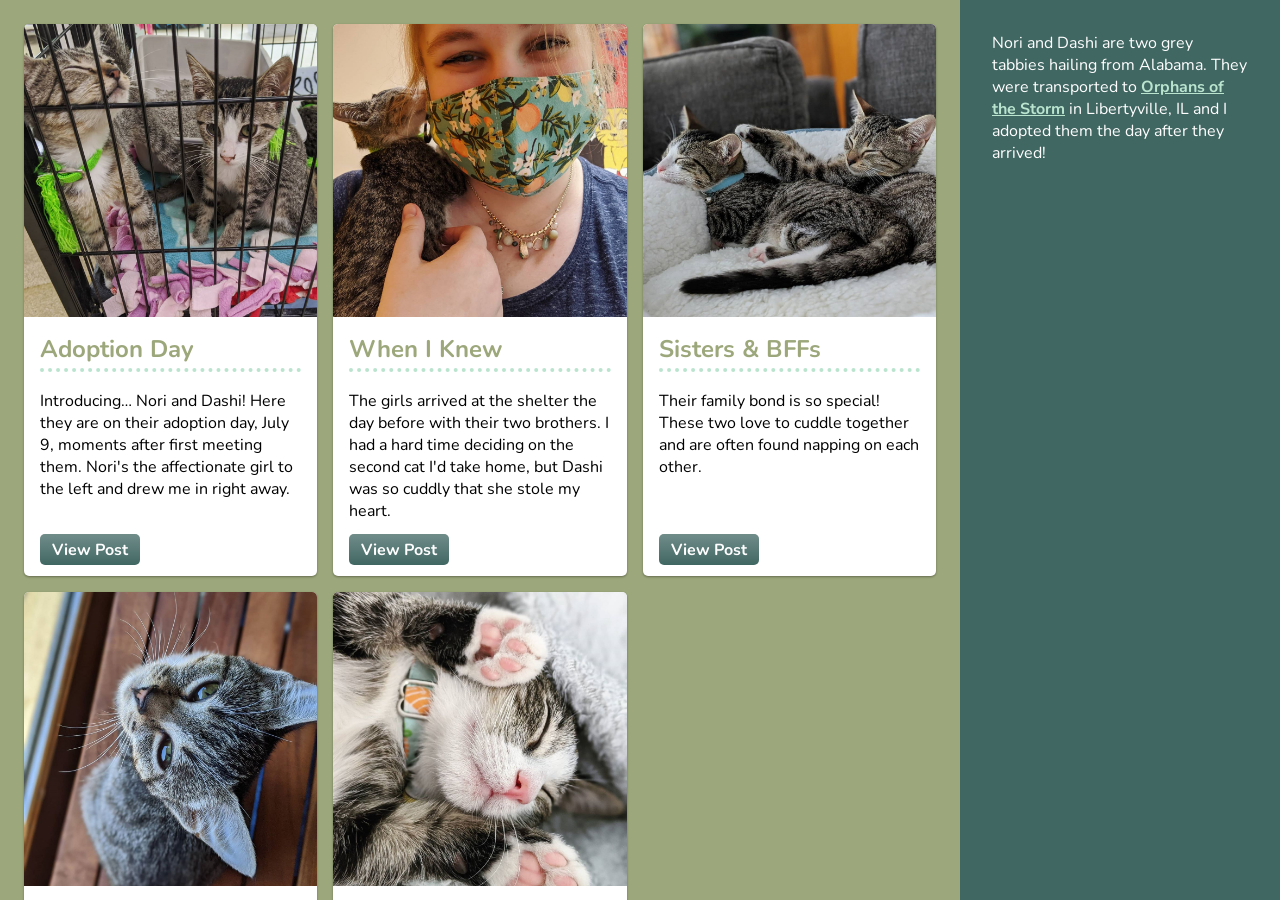
<file: labs/flexbox-cards/index.html>
<!DOCTYPE html>
<html lang="en">
  <head>
    <meta charset="UTF-8" />
    <meta name="viewport" content="width=device-width, initial-scale=1.0" />
    <link href="https://fonts.googleapis.com/css2?family=Nunito:wght@300;700&display=swap" rel="stylesheet" />
    <link rel="stylesheet" href="style.css" />
    <title>Flexbox Cards</title>
  </head>
  <body>
    <main>
      <div class="card">
        <img src="images/adoption-day.jpg" alt="Nori and Dashi at the shelter" />
        <div class="card-content">
          <h3>Adoption Day</h3>
          <p>Introducing&hellip; Nori and Dashi! Here they are on their adoption day, July 9, moments after first meeting them. Nori's the affectionate girl to the left and drew me in right away.</p>
        </div>
        <div class="card-footer">
          <a href="https://www.instagram.com/p/CCxGBxMJy5O/" class="button">View Post</a>
        </div>
      </div>
      <div class="card">
        <img src="images/dashi-selfie.jpg" alt="Dashi nuzzling against Stephy's face" />
        <div class="card-content">
          <h3>When I Knew</h3>
          <p>The girls arrived at the shelter the day before with their two brothers. I had a hard time deciding on the second cat I'd take home, but Dashi was so cuddly that she stole my heart.</p>
        </div>
        <div class="card-footer">
          <a href="https://www.instagram.com/p/CCyNNL6JI_M/" class="button">View Post</a>
        </div>
      </div>
      <div class="card">
        <img src="images/cats-sleeping.jpg" alt="Nori and Dashi sleeping in a cat bed" />
        <div class="card-content">
          <h3>Sisters &amp; BFFs</h3>
          <p>Their family bond is so special! These two love to cuddle together and are often found napping on each other.</p>
        </div>
        <div class="card-footer">
          <a href="https://www.instagram.com/p/CDACgvTpCCF/" class="button">View Post</a>
        </div>
      </div>
      <div class="card">
        <img src="images/nori.jpg" alt="Close-up of Nori's face" />
        <div class="card-content">
          <h3>Fearless Nori</h3>
          <p>Nori is the smaller cat, but don't let that fool you. She is brave, curious, and has a monstrous appetite.</p>
        </div>
        <div class="card-footer">
          <a href="https://www.instagram.com/p/CDZ26zCJ5O5/" class="button">View Post</a>
        </div>
      </div>
      <div class="card">
        <img src="images/dashi-sleeping.jpg" alt="Dashi sleeping with her paws up" />
        <div class="card-content">
          <h3>Sweet Dashi</h3>
          <p>Dashi is more timid than Nori. Once she warms up to you, though, she is extremely sweet and loves to take naps on or against her favorite people.</p>
        </div>
        <div class="card-footer">
          <a href="https://www.instagram.com/p/CEAXKNXgd4D/" class="button">View Post</a>
        </div>
      </div>
    </main>
    <aside>
      <p>Nori and Dashi are two grey tabbies hailing from Alabama. They were transported to <a href="https://orphansofthestorm.org/">Orphans of the Storm</a> in Libertyville, IL and I adopted them the day after they arrived!</p>
    </aside>
  </body>
</html>
</file>
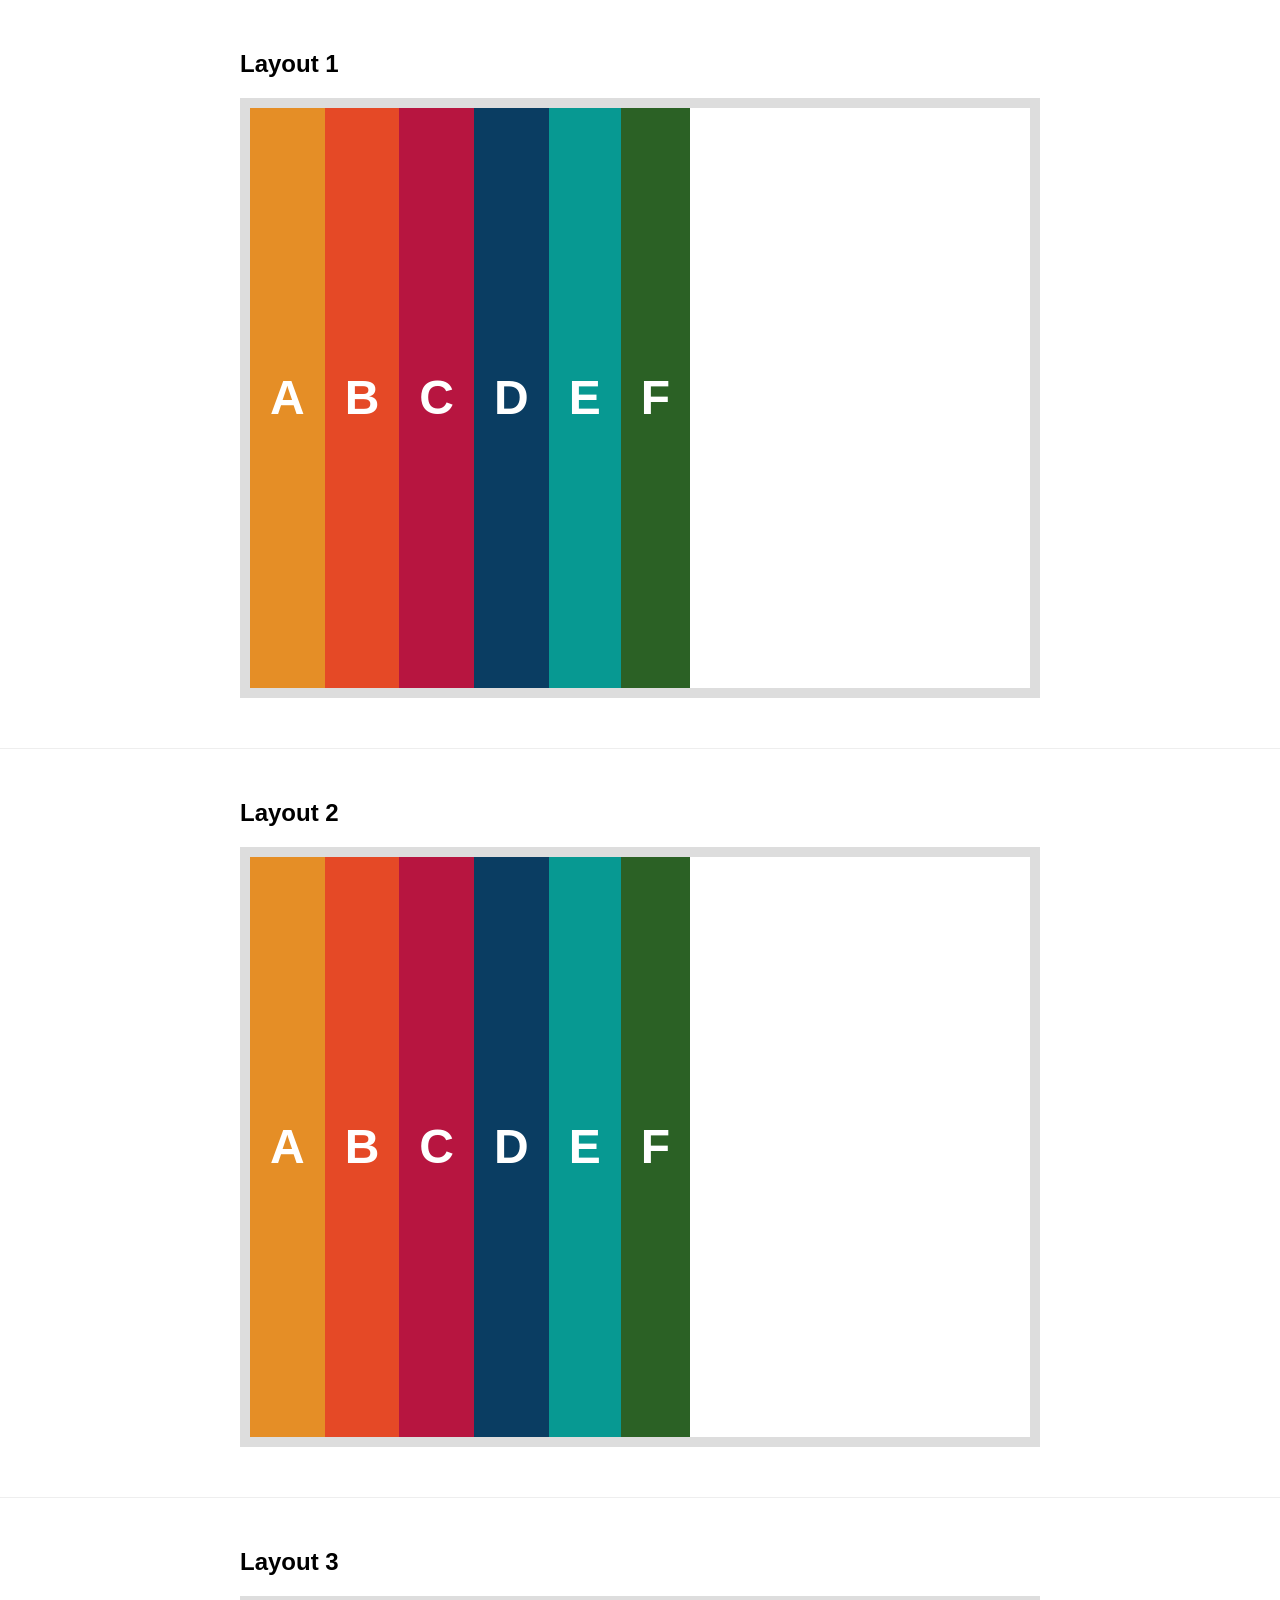
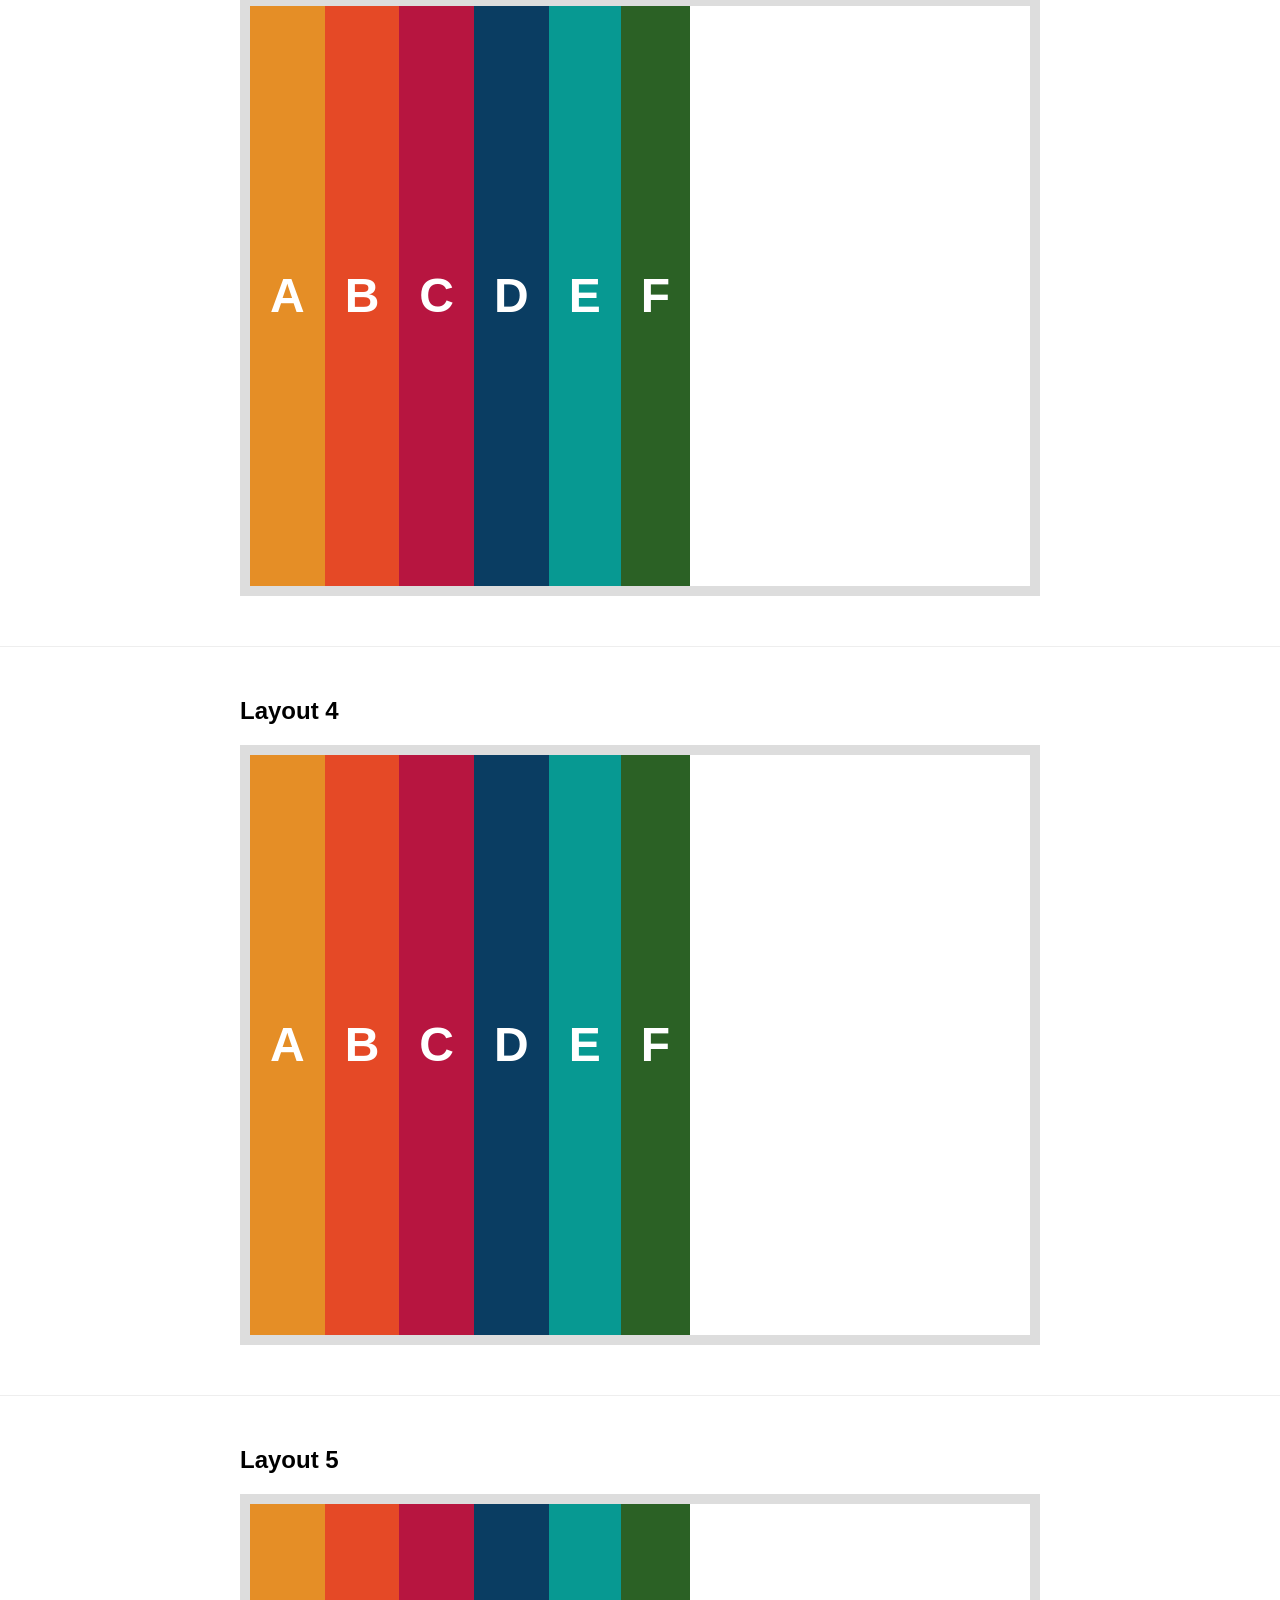
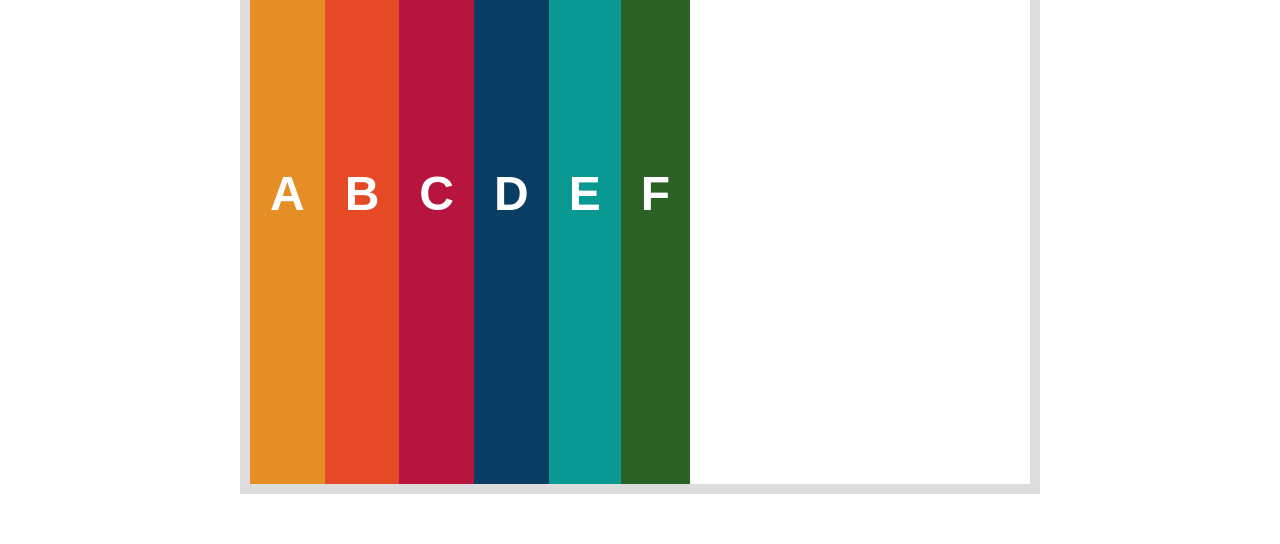
<file: labs/flexbox-layouts/index.html>
<!DOCTYPE html>
<html lang="en">
<head>
  <meta charset="UTF-8">
  <meta name="viewport" content="width=device-width, initial-scale=1.0">
  <title>Flexbox Layouts</title>
  <link rel="stylesheet" href="style.css">
</head>
<body>
  <section>
    <div class="container">
      <h2>Layout 1</h2>
      <div class="flex-layout layout-1">
        <div class="a">A</div>
        <div class="b">B</div>
        <div class="c">C</div>
        <div class="d">D</div>
        <div class="e">E</div>
        <div class="f">F</div>
      </div>
    </div>
  </section>
  <section>
    <div class="container">
      <h2>Layout 2</h2>
      <div class="flex-layout layout-2">
        <div class="a">A</div>
        <div class="b">B</div>
        <div class="c">C</div>
        <div class="d">D</div>
        <div class="e">E</div>
        <div class="f">F</div>
      </div>
    </div>
  </section>
  <section>
    <div class="container">
      <h2>Layout 3</h2>
      <div class="flex-layout layout-3">
        <div class="a">A</div>
        <div class="b">B</div>
        <div class="c">C</div>
        <div class="d">D</div>
        <div class="e">E</div>
        <div class="f">F</div>
      </div>
    </div>
  </section>
  <section>
    <div class="container">
      <h2>Layout 4</h2>
      <div class="flex-layout layout-4">
        <div class="a">A</div>
        <div class="b">B</div>
        <div class="c">C</div>
        <div class="d">D</div>
        <div class="e">E</div>
        <div class="f">F</div>
      </div>
    </div>
  </section>
  <section>
    <div class="container">
      <h2>Layout 5</h2>
      <div class="flex-layout layout-5">
        <div class="a">A</div>
        <div class="b">B</div>
        <div class="c">C</div>
        <div class="d">D</div>
        <div class="e">E</div>
        <div class="f">F</div>
      </div>
    </div>
  </section>
</body>
</html>
</file>
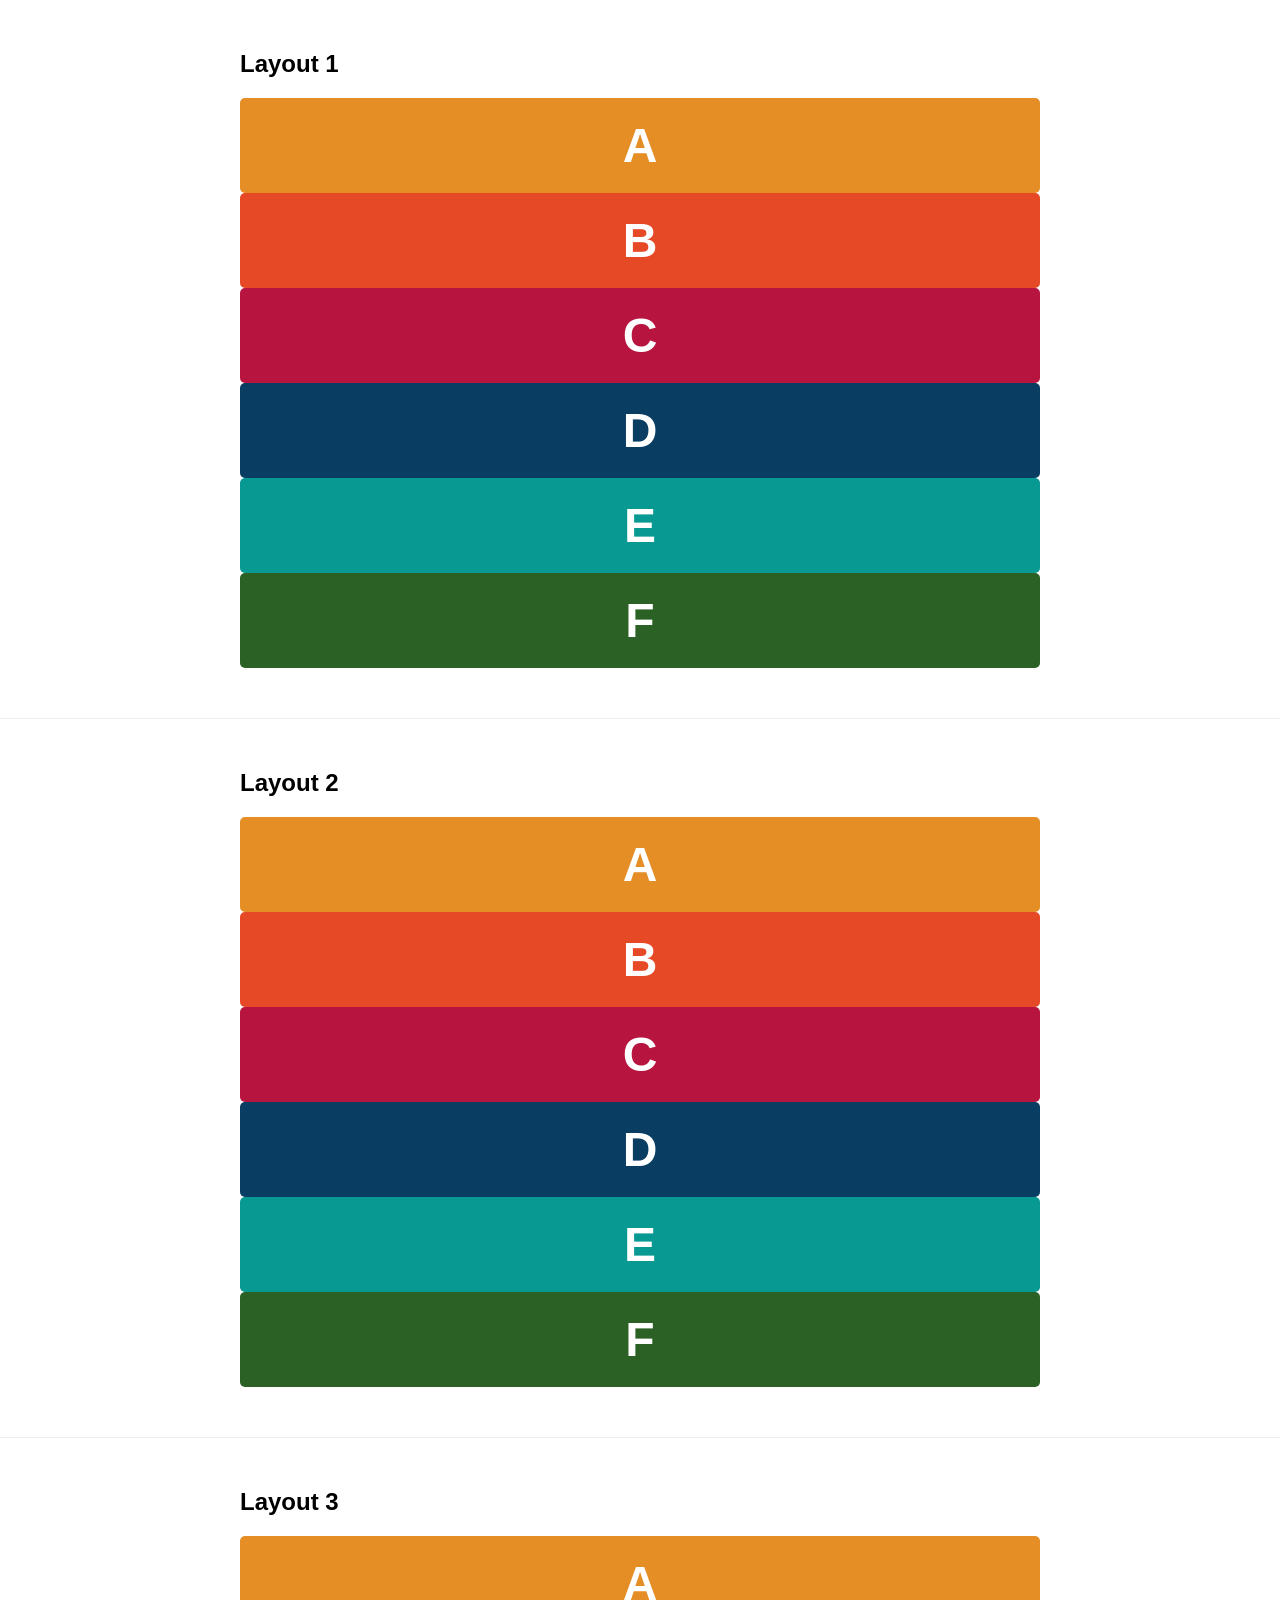
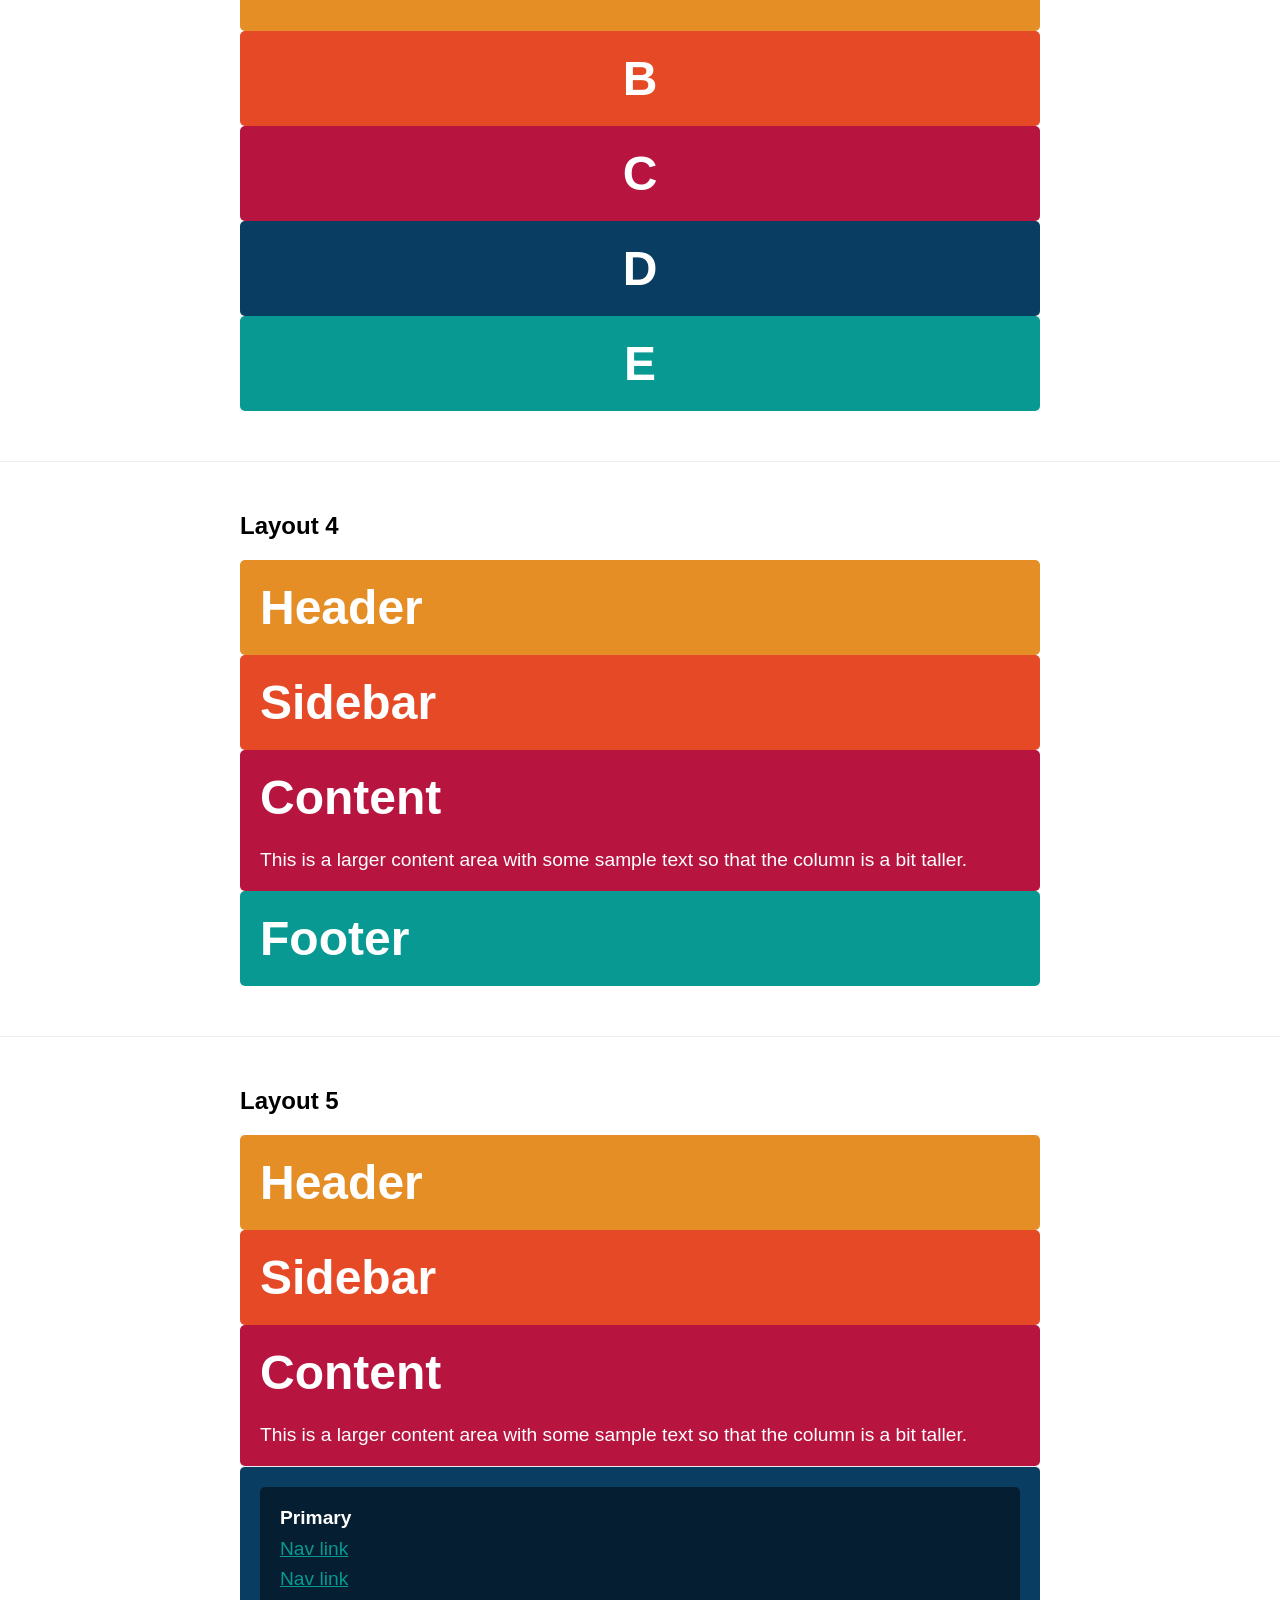
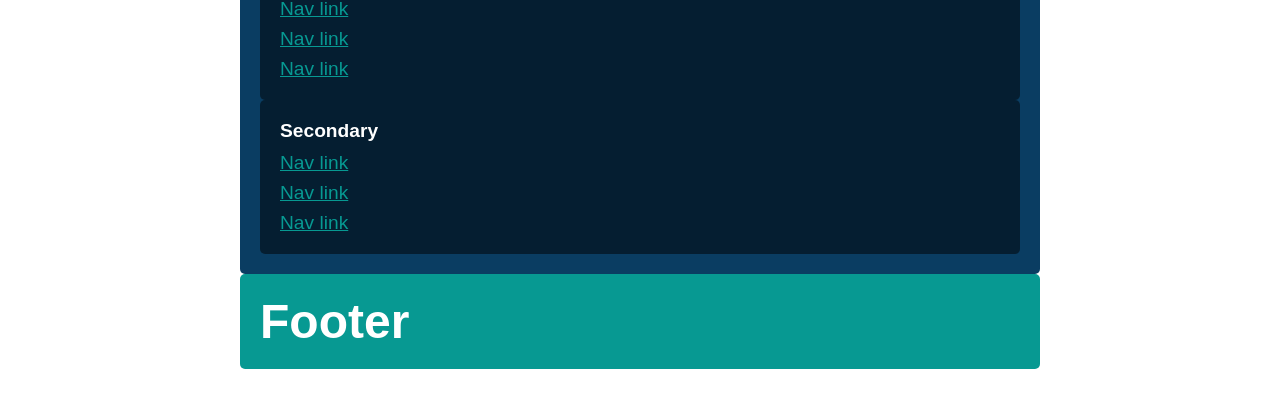
<file: labs/grid-layouts/index.html>
<!DOCTYPE html>
<html lang="en">
  <head>
    <meta charset="UTF-8" />
    <meta name="viewport" content="width=device-width, initial-scale=1.0" />
    <title>Grid Layouts</title>
    <link rel="stylesheet" href="style.css" />
  </head>
  <body>
    <section>
      <div class="container">
        <h2>Layout 1</h2>
        <div class="grid-layout layout-1">
          <div class="a">A</div>
          <div class="b">B</div>
          <div class="c">C</div>
          <div class="d">D</div>
          <div class="e">E</div>
          <div class="f">F</div>
        </div>
      </div>
    </section>
    <section>
      <div class="container">
        <h2>Layout 2</h2>
        <div class="grid-layout layout-2">
          <div class="a">A</div>
          <div class="b">B</div>
          <div class="c">C</div>
          <div class="d">D</div>
          <div class="e">E</div>
          <div class="f">F</div>
        </div>
      </div>
    </section>
    <section>
      <div class="container">
        <h2>Layout 3</h2>
        <div class="grid-layout layout-3">
          <div class="a">A</div>
          <div class="b">B</div>
          <div class="c">C</div>
          <div class="d">D</div>
          <div class="e">E</div>
        </div>
      </div>
    </section>
    <section>
      <div class="container">
        <h2>Layout 4</h2>
        <div class="grid-layout layout-4">
          <header>Header</header>
          <aside>Sidebar</aside>
          <main>
            <h2>Content</h2>
            <p>This is a larger content area with some sample text so that the column is a bit taller.</p>
          </main>
          <footer>Footer</footer>
        </div>
      </div>
    </section>
    <section>
      <div class="container">
        <h2>Layout 5</h2>
        <div class="grid-layout layout-5">
          <header>Header</header>
          <aside>Sidebar</aside>
          <main>
            <h2>Content</h2>
            <p>This is a larger content area with some sample text so that the column is a bit taller.</p>
          </main>
          <section>
            <nav class="primary">
              <h2>Primary</h2>
              <ul>
                <li>
                  <a href="#">Nav link</a>
                </li>
                <li>
                  <a href="#">Nav link</a>
                </li>
                <li>
                  <a href="#">Nav link</a>
                </li>
                <li>
                  <a href="#">Nav link</a>
                </li>
                <li>
                  <a href="#">Nav link</a>
                </li>
              </ul>
            </nav>
            <nav class="secondary">
              <h2>Secondary</h2>
              <ul>
                <li>
                  <a href="#">Nav link</a>
                </li>
                <li>
                  <a href="#">Nav link</a>
                </li>
                <li>
                  <a href="#">Nav link</a>
                </li>
              </ul>
            </nav>
          </section>
          <footer>Footer</footer>
        </div>
      </div>
    </section>
  </body>
</html>
</file>
<file: style.css>
*,
*:before,
*:after {
  box-sizing: border-box;
}

html,
body {
  height: 100%;
}

body {
  font-family: -apple-system, BlinkMacSystemFont, "Segoe UI", Roboto, Oxygen,
    Ubuntu, Cantarell, "Open Sans", "Helvetica Neue", sans-serif;
  /* Photo by Scott Webb Photography / https://unsplash.com/photos/hDyO6rr3kqk */
  background-image: url(images/succulent.jpeg);
  background-color: #eae9e4;
  background-size: cover;
  background-position: bottom right;
  background-attachment: fixed;
  margin: 0;
}

/* Global Layout & Style */

.container {
  max-width: 960px;
  margin-left: auto;
  margin-right: auto;
  padding-left: 1rem;
  padding-right: 1rem;
}

header,
main,
footer p {
  box-shadow: 0 0.25rem 0.5rem rgba(0, 0, 0, 0.125);
}

a {
  color: #4b8434;
  transition: color 0.1s ease-in-out;
  text-decoration-line: none;
  font-weight: bolder;
}

a:hover {
  color: #247c86;
}

/* Header */

header {
  text-align: center;
  padding: 1rem 2rem;
  background-color: #777;
  color: #fff;
}

/* Main */

main {
  background-color: #fff;
  border-radius: 20px;
  margin-top: 2rem;
  margin-bottom: 2rem;
  display: flex;
}

.assignment-column {
  flex: 1;
  padding: 2rem;
}

.assignment-column ul,
.assignment-column li {
  margin: 0;
  padding: 0;
}

.assignment-column li {
  display: block;
  padding-bottom: 0.5em;
}

.assignment-column li:nth-of-type(n + 2) {
  border-top: 1px solid #eee;
  padding-top: 0.5em;
}

@media screen and (max-width: 600px) {
  main {
    flex-wrap: wrap;
  }

  .assignment-column {
    flex-basis: 100%;
  }

  .assignment-column:nth-of-type(n + 2) {
    border-top: 1px solid #eee;
  }
}

/* Footer */

footer {
  padding: 0 2rem 1rem;
  text-align: center;
}

footer p {
  display: inline-block;
  background-color: #fff;
  border-radius: 20px;
  padding: 0.5rem 1rem;
}

/* Typography */

h1 {
  margin-bottom: 0;
}

h1,
h2 {
  margin-top: 0;
}

h2 {
  margin-bottom: 1rem;
}

h2:nth-of-type(n + 2) {
  margin-top: 2rem;
}

p:last-child {
  margin-bottom: 0;
}
</file>
<file: labs/animal-photos/style.css>
* {
  box-sizing: border-box;
}

body {
  margin: 0;
  padding: 0 0 3rem;
  font-family: "Courier Prime", monospace;
  background-color: #efecd9;
  color: #522e19;
}

a {
  color: #875131;
  font-weight: 700;
}

a:hover {
  color: #b34707;
}

header {
  padding: 100px 1rem;
  text-align: center;
  background-image: url(images/australia.jpeg);
  background-attachment: fixed;
  background-size: cover;
}

header h1 {
  margin: 0;
  padding: 0.5em 1em;
  background-color: #fff;
  display: inline-block;
  color: #522e19;
}

header em {
  color: #a17942;
}

main {
  width: 85%;
  max-width: 800px;
  margin: 1rem auto 0;
  padding: 0 1rem;
}

figure {
  margin: 2rem 0;
  padding: 0;
}

figure img {
  width: 100%;
}

figcaption {
  margin-top: 1rem;
}

p.credit {
  text-align: center;
  font-size: 0.85em;
  opacity: 0.8;
}
</file>
<file: labs/animation-transition-transform/stylesheets/style.css>
/* -----------------------------------------------------------------------------
General Styles
----------------------------------------------------------------------------- */
body {
  background-color: #eee;
  background-image: repeating-linear-gradient(45deg, transparent, transparent 30px, rgba(255, 255, 255, 0.2) 30px, rgba(255, 255, 255, 0.2)60px);
  font-family: 'Nunito', sans-serif;
}

.container {
  width: 630px;
  margin: 0 auto;
}

section {
  margin: 100px 0;
  padding: 15px;
  border-radius: 5px;
  overflow: hidden;
  background: #fff;
}

.canvas {
  width: 600px;
  height: 400px;
  position: relative;
  overflow: hidden;
  margin-bottom: 15px;
  border-radius: 5px;
}

.canvas:before {
  content: '';
  display: block;
  position: absolute;
  width: 100%;
  height: 100%;
  -webkit-box-shadow: inset 0 0 25px rgba(0, 0, 0, 0.1);
          box-shadow: inset 0 0 25px rgba(0, 0, 0, 0.1);
  z-index: 10;
  mix-blend-mode: multiply;
  pointer-events: none;
}

h2 {
  padding: 1rem 0;
  margin: 0;
}

/* -----------------------------------------------------------------------------
Sky & Clouds Section
----------------------------------------------------------------------------- */
section.sky .clouds {
  background-color: #21417e;
}

section.sky .cloud {
  width: 100%;
  height: 100%;
  background-size: 600px;
  background-repeat: repeat-x;
  background-position-y: bottom;
  position: absolute;
  bottom: 0;
  left: 0;
  -webkit-animation-name: cloudDrift;
          animation-name: cloudDrift;
}

section.sky .cloud-1 {
  background-image: url(../images/cloud-1.svg);
  z-index: 3;
}

section.sky .cloud-2 {
  background-image: url(../images/cloud-2.svg);
  z-index: 2;
}

section.sky .cloud-3 {
  background-image: url(../images/cloud-3.svg);
  z-index: 1;
}

section.sky .cloud-4 {
  background-image: url(../images/cloud-4.svg);
  z-index: 0;
}

@-webkit-keyframes cloudDrift {}

@keyframes cloudDrift {}/* -----------------------------------------------------------------------------
Mail Envelope Section
----------------------------------------------------------------------------- */
.mail-time .canvas {
  display: -webkit-box;
  display: -ms-flexbox;
  display: flex;
  -webkit-box-align: center;
      -ms-flex-align: center;
          align-items: center;
  -webkit-box-pack: center;
      -ms-flex-pack: center;
          justify-content: center;
  background-color: #1f366a;
  color: rgba(255, 255, 255, 0.1);
  background-image: radial-gradient(currentColor 2px, transparent 2px), radial-gradient(currentColor 2px, transparent 2px);
  background-size: 40px 40px;
  background-position: 0 0, 20px 20px;
}

.mail-time svg {
  width: 40%;
}

.envelopeclass--2 {
  fill: #f2f2f2;
}

.envelopeclass--3 {
  fill: #fff;
}

.envelopeclass--4 {
  fill: #f5d207;
}

.envelopeclass--5 {
  opacity: 0.4;
}

.envelopeclass--6 {
  fill: #e6e6e6;
}

.envelopeclass--7,
.envelopeclass--8 {
  mix-blend-mode: soft-light;
}

.envelopeclass--8 {
  opacity: 0.6;
}

/* -----------------------------------------------------------------------------
Tick Tock Clock Section
----------------------------------------------------------------------------- */
.tick-tock .canvas {
  display: -webkit-box;
  display: -ms-flexbox;
  display: flex;
  -webkit-box-align: center;
      -ms-flex-align: center;
          align-items: center;
  -webkit-box-pack: center;
      -ms-flex-pack: center;
          justify-content: center;
  background-color: #2d0a04;
  color: rgba(255, 255, 255, 0.05);
  background-image: linear-gradient(45deg, currentColor 50%, transparent 50%);
  background-size: 50px 50px;
}

.tick-tock svg {
  width: 40%;
}

.tick-tock .minutes-hand,
.tick-tock .hour-hand {
  -webkit-animation-name: clockHandRotate;
          animation-name: clockHandRotate;
  fill: #1f3669;
}

@-webkit-keyframes clockHandRotate {}

@keyframes clockHandRotate {}.frame-inner {
  fill: #f5d20a;
}

.frame-outer {
  fill: #f5b107;
}

.clock-fill {
  fill: #fff;
}

.hour-markers {
  fill: #ddd;
}

.center-dot {
  fill: #31508c;
}
/*# sourceMappingURL=style.css.map */
</file>
<file: labs/flexbox-cards/style.css>
/* -----------------------------------------------------------------------------
PAGE SETUP
----------------------------------------------------------------------------- */

* {
  box-sizing: border-box;
}

:root {
  --border-radius: 5px;
  --olive: #9ca77b;
  --teal: #416763;
  --mint: #bbe4cf;
}

html,
body {
  height: 100%;
}

body {
  margin: 0;
  display: flex;
  font-family: "Nunito", sans-serif;
  /* background image from Subtle Patterns */
  background-image: url("https://www.toptal.com/designers/subtlepatterns/patterns/natural_paper.png");
  background-color: var(--olive);
}

/* -----------------------------------------------------------------------------
TYPOGRAPHY
----------------------------------------------------------------------------- */

h3 {
  margin: 0 0 0.75em;
  color: var(--olive);
  font-size: 1.5rem;
  padding-bottom: 0.125em;
  border-bottom: 4px dotted var(--mint);
}

p {
  margin-top: 0;
}

:last-child {
  margin-bottom: 0;
}

/* -----------------------------------------------------------------------------
LINKS
----------------------------------------------------------------------------- */

a {
  color: var(--mint);
  font-weight: bolder;
  transition: all 0.1s ease-in-out;
}

a:hover {
  color: #fff;
}

.button {
  background-color: var(--teal);
  background-image: linear-gradient(rgba(255, 255, 255, 0.25), transparent);
  color: #fff;
  text-decoration: none;
  padding: 0.3em 0.75em;
  border-radius: var(--border-radius);
}

.button:hover {
  background-color: var(--olive);
}

/* -----------------------------------------------------------------------------
MAIN CONTAINERS
----------------------------------------------------------------------------- */

main {
  flex-basis: 75%;
  flex-shrink: 0;
  display: flex;
  flex-wrap: wrap;
  overflow-y: auto;
  padding: 1rem;
}

aside {
  background-color: var(--teal);
  color: #fff;
  flex-basis: 25%;
  flex-shrink: 0;
  padding: 2rem;
}

/* -----------------------------------------------------------------------------
CARDS
----------------------------------------------------------------------------- */

.card {
  flex-basis: calc(33.333% - 1rem);
  margin: 0.5rem;
  border-radius: var(--border-radius);
  overflow: hidden;
  box-shadow: 0 1px 3px rgba(0, 0, 0, 0.12), 0 1px 2px rgba(0, 0, 0, 0.24);
  display: flex;
  flex-direction: column;
  background: #fff;
}

.card img {
  width: 100%;
  display: block;
}

.card-content,
.card-footer {
  padding: 1rem;
}

.card-content {
  flex-grow: 1;
}

.card-footer {
  padding-top: 0;
}
</file>
<file: labs/flexbox-layouts/style.css>
/* -----------------------------------------------------------------------------
GLOBAL STYLES
Do not edit!
----------------------------------------------------------------------------- */

* {
  box-sizing: border-box;
}

body {
  margin: 0;
  font-family: sans-serif;
}

.container {
  max-width: 900px;
  margin: 0 auto;
  padding: 50px;
}

section:nth-child(n + 2) {
  border-top: 1px solid #eee;
}

.flex-layout {
  display: flex;
  width: 100%;
  height: 600px;
  color: #fff;
  font-size: 3em;
  font-weight: bold;
  border: 10px solid #ddd;
}

h2 {
  margin-top: 0;
}

.a,
.b,
.c,
.d,
.e,
.f {
  padding: 20px;
  display: flex;
  align-items: center;
  justify-content: center;
}

.a {
  background: #e58e26;
}

.b {
  background: #e54926;
}

.c {
  background: #b71540;
}

.d {
  background: #0a3d62;
}

.e {
  background: #079992;
}

.f {
  background: #2b6125;
}

/* -----------------------------------------------------------------------------
Layout 1
Add the styles for the layout beneath this comment!
----------------------------------------------------------------------------- */

.layout-1 {
}

.layout-1 .a {
}

.layout-1 .b {
}

.layout-1 .c {
}

.layout-1 .d {
}

.layout-1 .e {
}

.layout-1 .f {
}

/* -----------------------------------------------------------------------------
Layout 2
Add the styles for the layout beneath this comment!
----------------------------------------------------------------------------- */

.layout-2 {
}

.layout-2 .a {
}

.layout-2 .b {
}

.layout-2 .c {
}

.layout-2 .d {
}

.layout-2 .e {
}

.layout-2 .f {
}

/* -----------------------------------------------------------------------------
Layout 3
Add the styles for the layout beneath this comment!
----------------------------------------------------------------------------- */

.layout-3 {
}

.layout-3 .a {
}

.layout-3 .b {
}

.layout-3 .c {
}

.layout-3 .d {
}

.layout-3 .e {
}

.layout-3 .f {
}

/* -----------------------------------------------------------------------------
Layout 4
Add the styles for the layout beneath this comment!
----------------------------------------------------------------------------- */

.layout-4 {
}

.layout-4 .a {
}

.layout-4 .b {
}

.layout-4 .c {
}

.layout-4 .d {
}

.layout-4 .e {
}

.layout-4 .f {
}

/* -----------------------------------------------------------------------------
Layout 5
Add the styles for the layout beneath this comment!
----------------------------------------------------------------------------- */

.layout-5 {
}

.layout-5 .a {
}

.layout-5 .b {
}

.layout-5 .c {
}

.layout-5 .d {
}

.layout-5 .e {
}

.layout-5 .f {
}
</file>
<file: labs/grid-layouts/style.css>
/* -----------------------------------------------------------------------------
GLOBAL STYLES
Do not edit!
----------------------------------------------------------------------------- */

:root {
  --border-radius: 5px;
  --box-padding: 20px;
  --gold: #e58e26;
  --orange: #e54926;
  --red: #b71540;
  --blue: #0a3d62;
  --teal: #079992;
  --green: #2b6125;
}

* {
  box-sizing: border-box;
}

body {
  margin: 0;
  font-family: sans-serif;
}

h2 {
  margin-top: 0;
}

/* --------------------------
Format layout sections
-------------------------- */

.container {
  max-width: 900px;
  margin: 0 auto;
  padding: 50px;
}

section:nth-child(n + 2) {
  border-top: 1px solid #eee;
}

.grid-layout {
  display: grid;
  width: 100%;
  color: #fff;
}

.grid-layout > * {
  border-radius: var(--border-radius);
}

/* --------------------------
Format text styles
-------------------------- */

.a,
.b,
.c,
.d,
.e,
.f,
.grid-layout > * {
  font-size: 3rem;
  font-weight: 700;
  padding: var(--box-padding);
}

.grid-layout h2 {
  font-size: 3rem;
  font-weight: 700;
  margin-bottom: 0.5em;
}

.grid-layout section h2 {
  font-size: 1.2rem;
}

.grid-layout p,
.grid-layout li {
  font-size: 1.2rem;
  font-weight: 400;
}

.grid-layout p {
  margin: 0;
}

.grid-layout nav {
  background-color: rgba(0, 0, 0, 0.5);
  padding: var(--box-padding);
  border-radius: var(--border-radius);
}

.grid-layout nav ul,
.grid-layout nav li {
  margin: 0;
  padding: 0;
  list-style: none;
}

.grid-layout nav li {
  margin-top: 0.5rem;
}

.grid-layout nav a {
  color: var(--teal);
}

.grid-layout nav a:hover {
  color: var(--gold);
}

/* --------------------------
Format letter boxes
-------------------------- */

.a,
.b,
.c,
.d,
.e,
.f {
  display: flex;
  align-items: center;
  justify-content: center;
}

/* --------------------------
Assign Colors
-------------------------- */

.a,
.grid-layout header {
  background: var(--gold);
}

.b,
.grid-layout aside {
  background: var(--orange);
}

.c,
.grid-layout main {
  background: var(--red);
}

.d,
.grid-layout section {
  background: var(--blue);
}

.e,
.grid-layout footer {
  background: var(--teal);
}

.f {
  background: var(--green);
}

/* -----------------------------------------------------------------------------
Custom Global Styles
Add styles that will affect every grid-layout beneath this comment

Hint: good for spacing!
----------------------------------------------------------------------------- */

.grid-layout {
}

/* -----------------------------------------------------------------------------
Layout 1
Add the styles for the layout beneath this comment!

Extra challenge: this section can be accomplished with 1 new line
----------------------------------------------------------------------------- */

.layout-1 {
}

.layout-1 .a {
}

.layout-1 .b {
}

.layout-1 .c {
}

.layout-1 .d {
}

.layout-1 .e {
}

.layout-1 .f {
}

/* -----------------------------------------------------------------------------
Layout 2
Add the styles for the layout beneath this comment!

Extra challenge: this section can be accomplished with 2 new lines
(using a new selector; not counting the selector or {} in line count)
----------------------------------------------------------------------------- */

.layout-2 {
}

.layout-2 .a {
}

.layout-2 .b {
}

.layout-2 .c {
}

.layout-2 .d {
}

.layout-2 .e {
}

.layout-2 .f {
}

/* -----------------------------------------------------------------------------
Layout 3
Add the styles for the layout beneath this comment!
----------------------------------------------------------------------------- */

.layout-3 {
}

.layout-3 .a {
}

.layout-3 .b {
}

.layout-3 .c {
}

.layout-3 .d {
}

.layout-3 .e {
}

.layout-3 .f {
}

/* -----------------------------------------------------------------------------
Layout 4
Add the styles for the layout beneath this comment!
----------------------------------------------------------------------------- */

.layout-4 {
}

.layout-4 header {
}

.layout-4 aside {
}

.layout-4 main {
}

.layout-4 section {
}

.layout-4 footer {
}

/* -----------------------------------------------------------------------------
Layout 5
Add the styles for the layout beneath this comment!
----------------------------------------------------------------------------- */

.layout-5 {
}

.layout-5 header {
}

.layout-5 aside {
}

.layout-5 main {
}

.layout-5 section {
}

.layout-5 footer {
}
</file>
